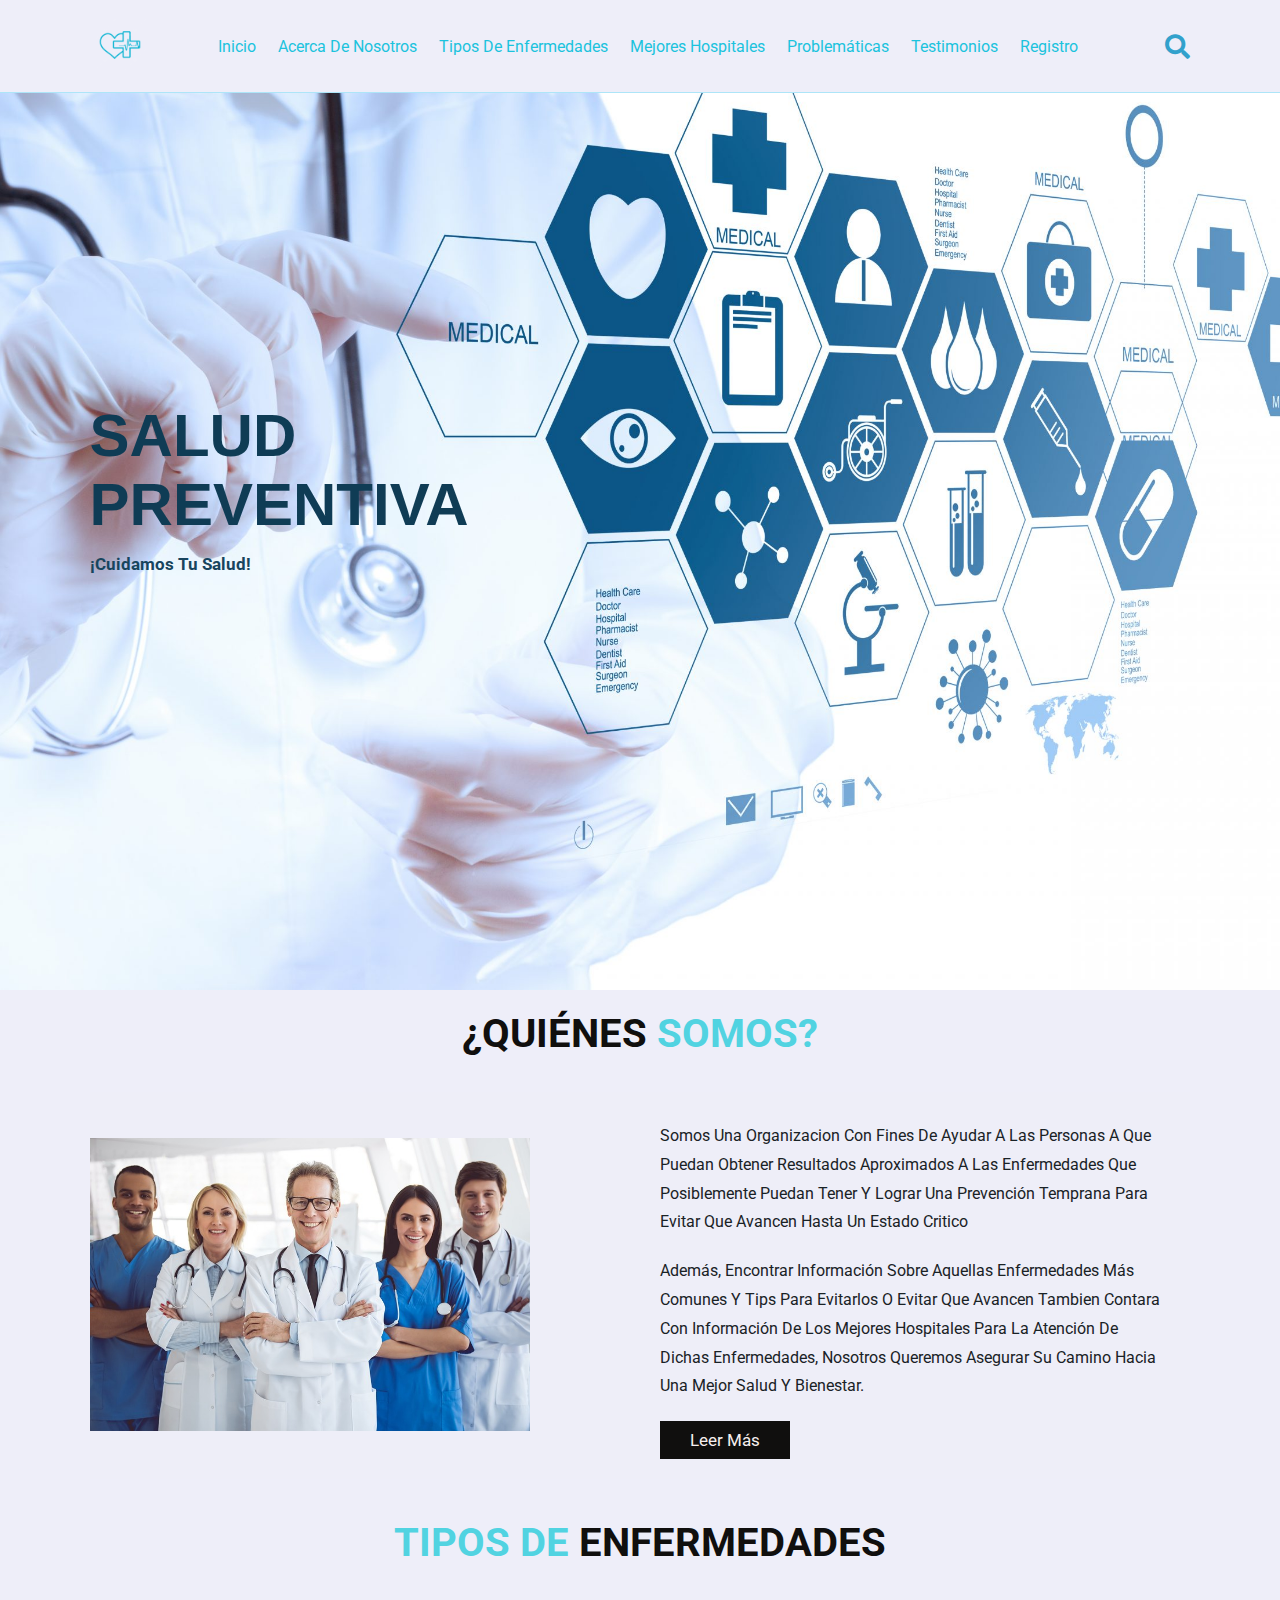
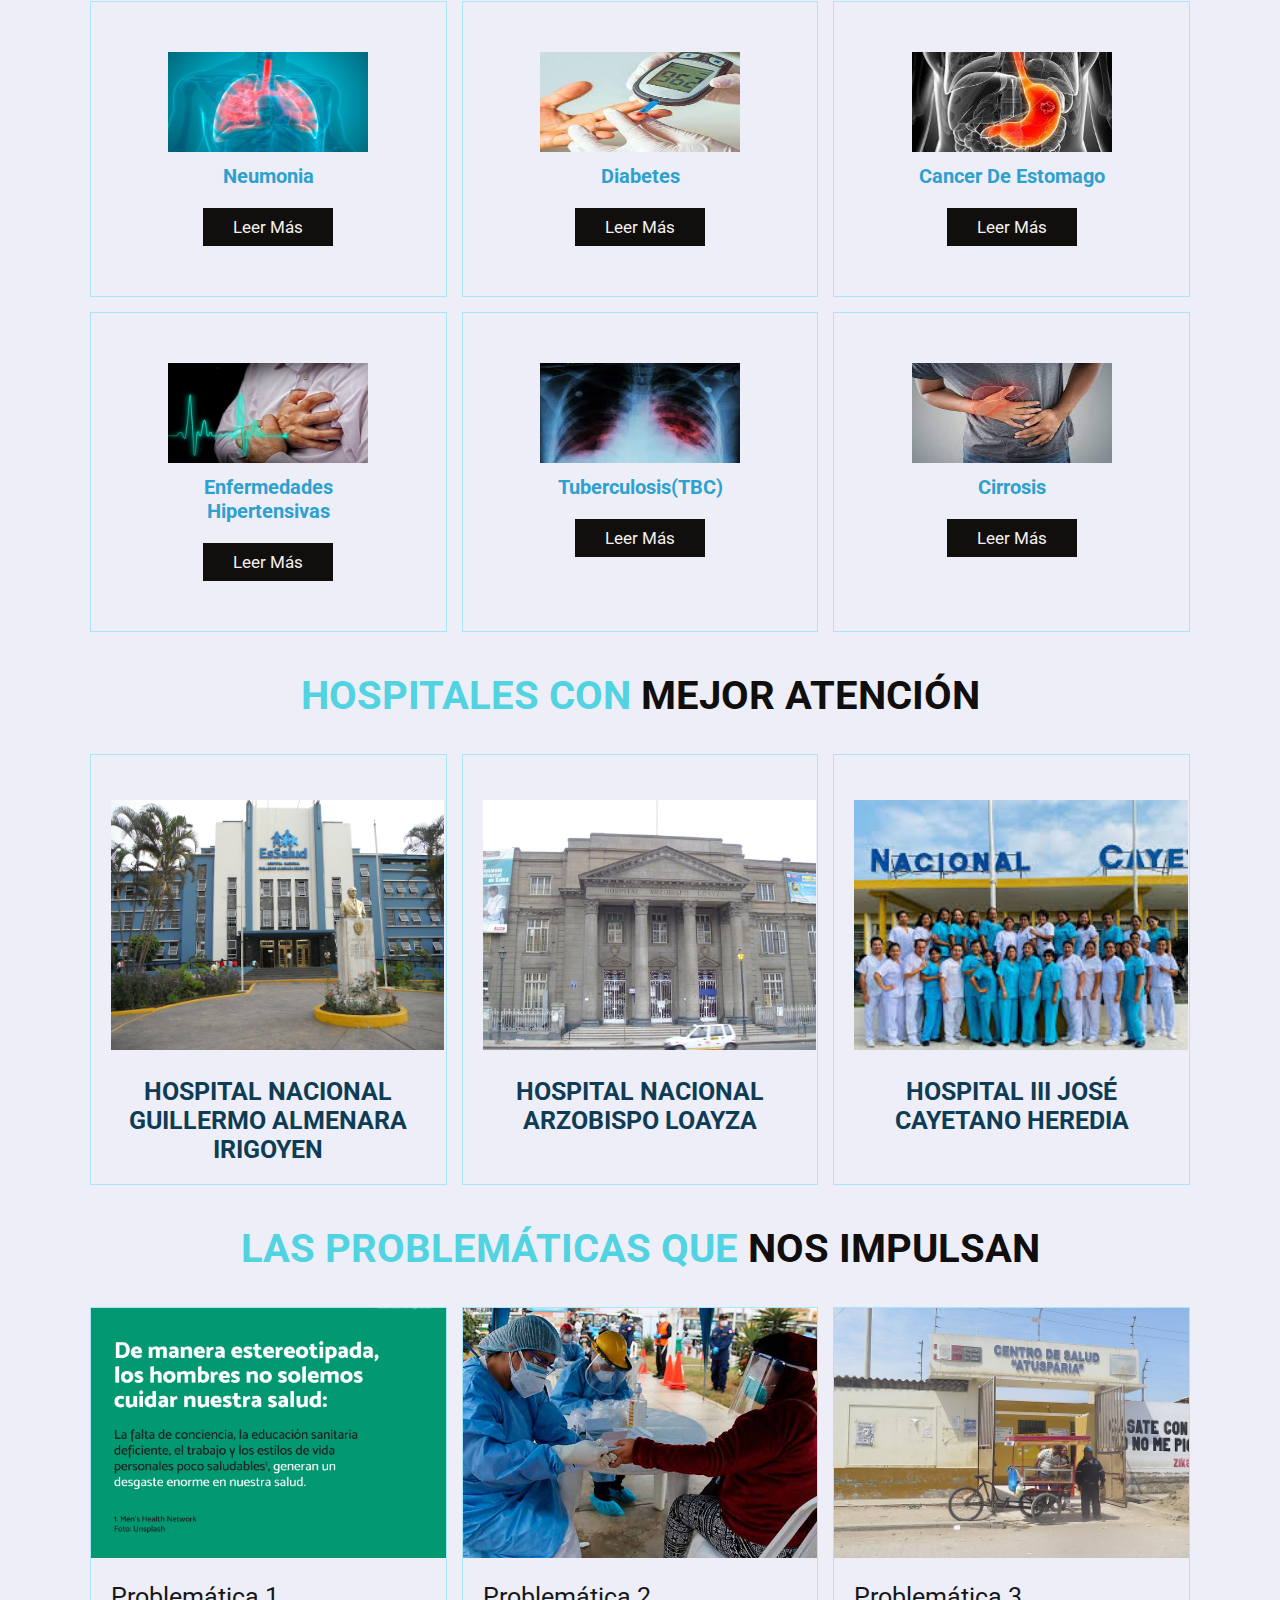
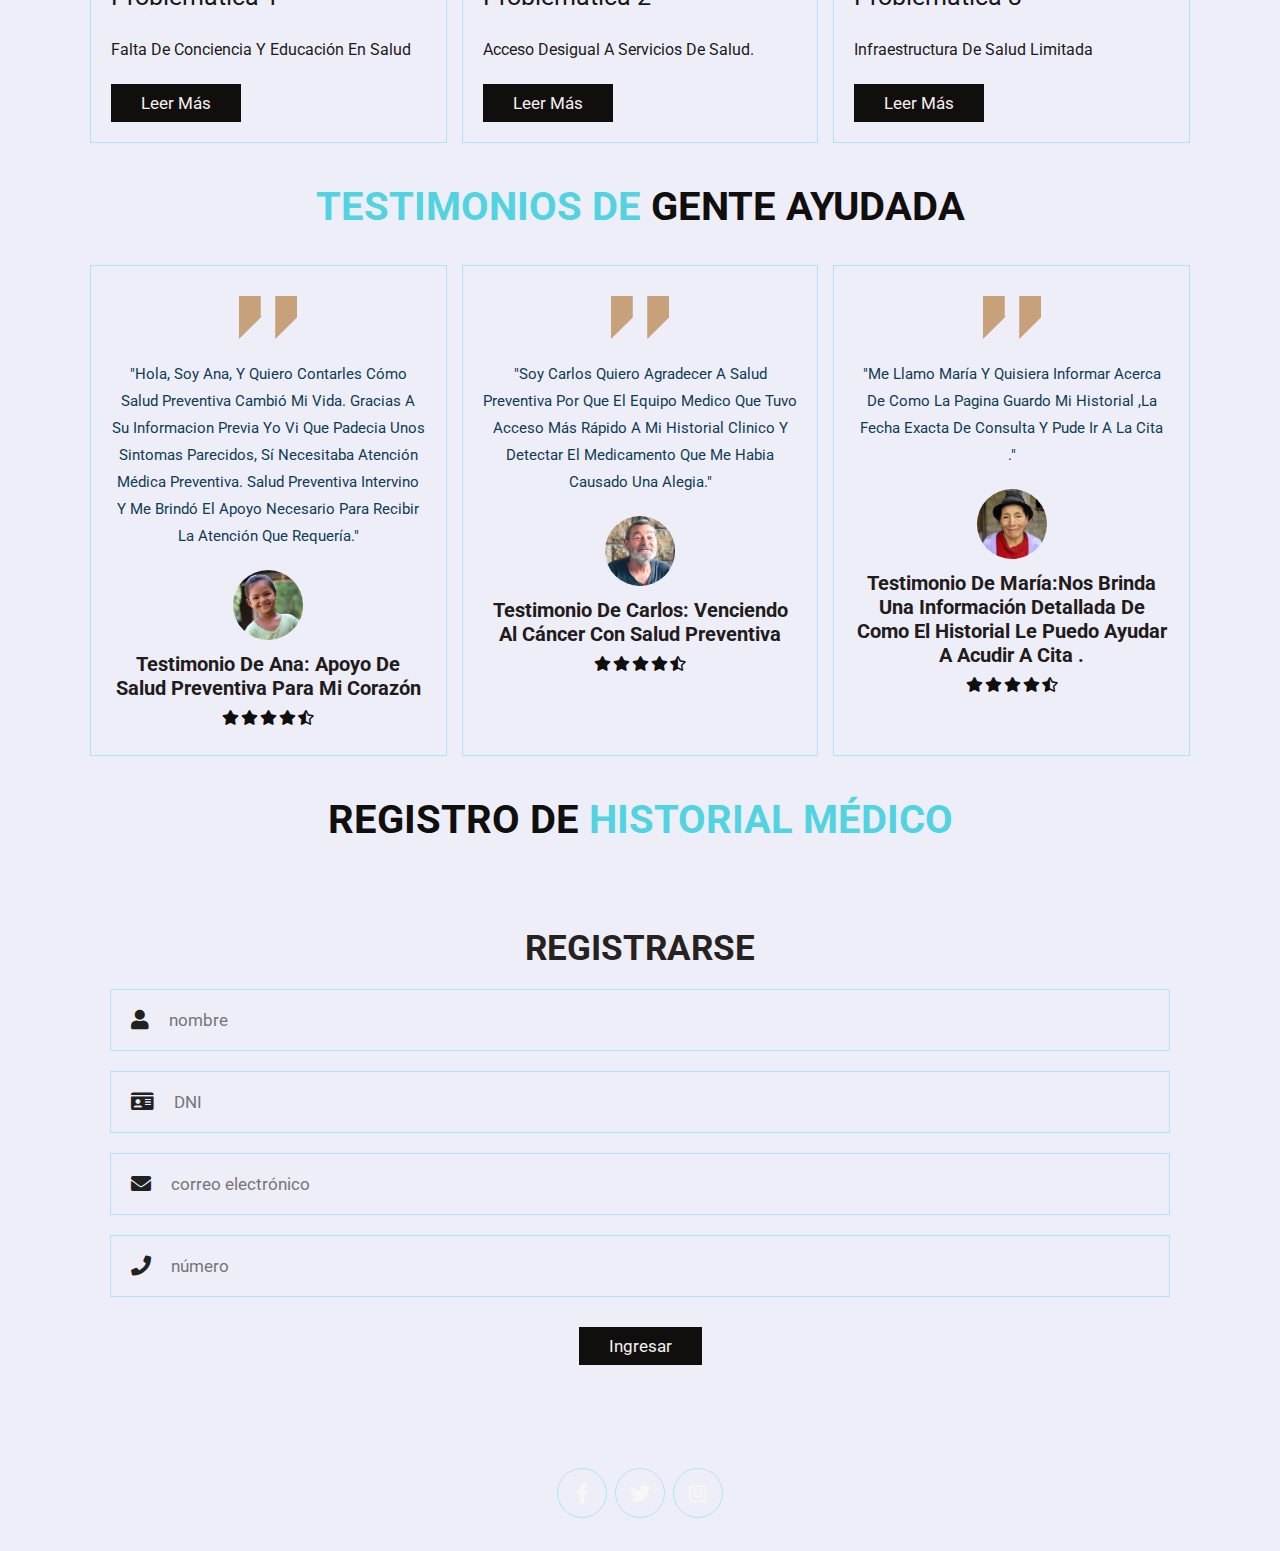
<file: index.html>
<!DOCTYPE html>
<html lang="es">

<head>
    <meta charset="UTF-8">
    <meta http-equiv="X-UA-Compatible" content="IE=edge">
    <meta name="viewport" content="width=device-width, initial-scale=1.0">
    <title>salud preventiva</title>
    <link rel="icon" href="img/logo (2).png">
    
    <link rel="stylesheet" href="https://cdnjs.cloudflare.com/ajax/libs/font-awesome/5.15.4/css/all.min.css">

    
    <link rel="stylesheet" href="css/style.css">

</head>

<body>

    

    <header class="header">

        <a href="#" class="logo">
            <img src="img/logo (2).png" alt="">
        </a>

        <nav class="navbar">
            <a href="#inicio">inicio</a>
            <a href="#acerca-de-nosotros">acerca de nosotros</a>
            <a href="#enfermedades">tipos de enfermedades</a>
            <a href="#hospitales">mejores hospitales</a>
            <a href="#problematicas">problemáticas</a>
            <a href="#testimonios">testimonios</a>
            <a href="#registro">registro</a>
           
        </nav>

        <div class="icons">
            <div class="fas fa-search" id="search-btn"></div>
            
            <div class="fas fa-bars" id="menu-btn"></div>
        </div>

        <div class="search-form">
            <input type="search" id="search-box" placeholder="search here...">
            <label for="search-box" class="fas fa-search"></label>
        </div>

        

    </header>

    
    
    <section class="inicio" id="inicio">

        <div class="content">
            <h3> salud preventiva</h3>
            <p>¡Cuidamos tu salud!</p>
        </div>

    </section>

    

    

    <section class="acerca-de-nosotros" id="acerca-de-nosotros">

        <h1 class="heading"> <span>¿Quiénes </span>somos?</h1>

        <div class="row">

            <div class="image">
                <img src="img/medicos .jpg" alt="">
            </div>

            <div class="content">
               
                <p>Somos una organizacion con fines de ayudar a las personas a que puedan obtener resultados aproximados a las enfermedades que posiblemente puedan tener y lograr una prevención temprana para evitar que avancen hasta un estado critico
                </p>
                <p>Además, encontrar información sobre aquellas enfermedades más comunes y tips para evitarlos o evitar que avancen tambien contara con información de los mejores hospitales para la atención de dichas enfermedades, nosotros queremos asegurar su camino hacia una mejor salud y bienestar.</p>
                <a href="funcion.html" class="btn">leer más</a>
            </div>

        </div>

    </section>

    

   

    <section class="enfermedades" id="enfermedades">

        <h1 class="heading">Tipos de<span> enfermedades</span> </h1>

        <div class="box-container">

            <div class="box">
                <img src="img/neumonia_enf.jpg" alt="" width="200" height="200">
                <h3>Neumonia</h3>

                <a href="neumonia.html" class="btn">leer más</a>
            </div>

            <div class="box">
                <img src="img/diabetes.jpeg" alt="" width="200" height="200">
                <h3>Diabetes</h3>
                
                <a href="diabetes.html" class="btn">leer más</a>
            </div>

            <div class="box">
                <img src="img/cancer de estomago.jpeg" alt=""width="200" height="200">
                <h3>Cancer de estomago</h3>

                <a href="cancer.html" class="btn">leer más </a>
            </div>

            <div class="box">
                <img src="img/hipertensivas.jpg" alt="" width="200" height="200">
                <h3>Enfermedades hipertensivas</h3>
                
                <a href="hipertension.html" class="btn">leer más</a>
            </div>

            <div class="box">
                <img src="img/tuberculosis.jpeg" alt=""width="200" height="200">
                <h3>Tuberculosis(TBC)</h3>
                
                <a href="tuberculosis.html" class="btn">leer más</a>
            </div>

            <div class="box">
                <img src="img/cirrosis.jpeg" alt=""width="200" height="200">
                <h3>Cirrosis</h3>
                
                <a href="cirrosis.html" class="btn">leer más</a>
            </div>

        </div>

    </section>

    

    <section class="hospitales" id="hospitales">

        <h1 class="heading"> Hospitales con <span>mejor atención</span> </h1>

        <div class="box-container">

            <div class="box">
                
                <div class="image">
                    <img src="img/essalud.jpg" alt="">
                </div>
                <div class="content">
                    <h3>HOSPITAL NACIONAL GUILLERMO ALMENARA IRIGOYEN</h3>
                    
                    
                </div>
            </div>

            <div class="box">
        
                <div class="image">
                    <img src="img/arzobispo.jpg" alt="67">
                </div>
                <div class="content">
                    <h3>HOSPITAL NACIONAL ARZOBISPO LOAYZA</h3>
                    
                   
                </div>
            </div>

            <div class="box">
                
                <div class="image">
                    <img src="img/cayetanoooo.jpeg" alt="">
                </div>
                <div class="content">
                    <h3>HOSPITAL III JOSÉ CAYETANO HEREDIA</h3>
                    
                    
                </div>
            </div>

        </div>

    </section>

    

    <section class="problematicas" id="problematicas">

        <h1 class="heading">Las problemáticas que <span> nos impulsan</span> </h1>

        <div class="box-container">

            <div class="box">
                <div class="image">
                    <img src="img/problematica1.jpg" alt="">
                </div>
                <div class="content">
                    <a href="#" class="title">Problemática 1</a>
                    <span></span>
                    <p>Falta de conciencia y educación en salud</p>
                    <a href="https://www.unicef.es/educa/ideas/educando-conciencia-salud-mental-escuela" class="btn">leer más</a>
                </div>
            </div>

            <div class="box">
                <div class="image">
                    <img src="img/problematica 2.jpg" alt="">
                </div>
                <div class="content">
                    <a href="#" class="title">Problemática 2</a>
                    <span></span>
                    <p>Acceso desigual a servicios de salud.</p>
                    <a href="https://www.cepal.org/es/eventos/seminario-internacional-desigualdades-acceso-la-salud-la-centralidad-la-atencion-primaria" class="btn">leer más</a>
                </div>
            </div>

            <div class="box">
                <div class="image">
                    <img src="img/problematica 3.jpg" alt="">
                </div>
                <div class="content">
                    <a href="#" class="title">Problemática 3</a>
                    <span></span>
                    <p>Infraestructura de salud limitada </p>
                    <a href="https://elcomercio.pe/economia/peru/[base64]/" class="btn">leer más</a>
                </div>
            </div>

        </div>

    </section>

    



<section class="testimonios" id="testimonios">

    <h1 class="heading"> testimonios de <span> gente ayudada</span> </h1>

    <div class="box-container">

        <div class="box">
            <img src="img/quote-img.png" alt="" class="quote">
            <p>"Hola, Soy Ana, Y Quiero Contarles Cómo salud preventiva Cambió Mi Vida. gracias a su informacion previa yo vi que padecia unos sintomas parecidos, Sí Necesitaba Atención Médica Preventiva. salud preventiva Intervino Y Me Brindó El Apoyo Necesario Para Recibir La Atención Que Requería."</p>
            <img src="img/testimonio1.jpg" class="user" alt="">
            <h3>Testimonio de Ana: apoyo de salud preventiva para Mi Corazón</h3>
            <div class="stars">
                <i class="fas fa-star"></i>
                <i class="fas fa-star"></i>
                <i class="fas fa-star"></i>
                <i class="fas fa-star"></i>
                <i class="fas fa-star-half-alt"></i>
            </div>
        </div>

        <div class="box">
            <img src="img/quote-img.png" alt="" class="quote">
            <p>"Soy Carlos quiero agradecer a Salud preventiva por que el equipo medico que tuvo acceso más rápido a mi historial clinico y detectar el medicamento que me habia causado una alegia."
            </p>
            <img src="img/testimonio2.jpg" class="user" alt="">
            <h3>Testimonio de Carlos: Venciendo al Cáncer con salud preventiva</h3>
            <div class="stars">
                <i class="fas fa-star"></i>
                <i class="fas fa-star"></i>
                <i class="fas fa-star"></i>
                <i class="fas fa-star"></i>
                <i class="fas fa-star-half-alt"></i>
            </div>
        </div>

        <div class="box">
            <img src="img/quote-img.png" alt="" class="quote">
            <p>"Me llamo maría y quisiera informar acerca de como la pagina guardo mi historial ,la fecha exacta de consulta y pude ir  a la cita ."</p>
            <img src="img/testimonio3.jpg" class="user" alt="">
            <h3>Testimonio de María:nos brinda una información detallada de como el historial le puedo ayudar a acudir  a cita .</h3>
            <div class="stars">
                <i class="fas fa-star"></i>
                <i class="fas fa-star"></i>
                <i class="fas fa-star"></i>
                <i class="fas fa-star"></i>
                <i class="fas fa-star-half-alt"></i>
            </div>
        </div>

    </div>

</section>


        
        
        <section class="registro " id="registro">
        
            <h1 class="heading"> <span>registro de </span> historial médico </h1>
    
            <div class="row">
    
                <form action="" >
                    <h3>registrarse</h3>
                    <div class="inputBox">
                        <span class="fas fa-user"></span>
                        <input type="text" placeholder="nombre">
                    </div>
                    <div class="inputBox">
                        <span class="fas fa-id-card"></span>
                        <input type="text" placeholder="DNI">
                    </div>
                    <div class="inputBox">
                        <span class="fas fa-envelope"></span>
                        <input type="email" placeholder="correo electrónico">
                    </div>
                    <div class="inputBox">
                        <span class="fas fa-phone"></span>
                        <input type="number" placeholder="número">
                    </div>
                    <input type="submit" value="ingresar" class="btn">
                </form>
    
            </div>
    
        </section>
    
       

    <section class="footer">

        <div class="share">
            <a href="https://www.facebook.com/SALUSPREVENTIVASAC/?locale=es_LA" class="fab fa-facebook-f"></a>
            <a href="https://twitter.com/SMPySP_HRC" class="fab fa-twitter"></a>
            <a href="https://www.instagram.com/cm_preventiva/?hl=es-la" class="fab fa-instagram"></a>
        </div>

    </section>

   

 
    <script src="js/script.js"></script>

</body>

</html>
</file>
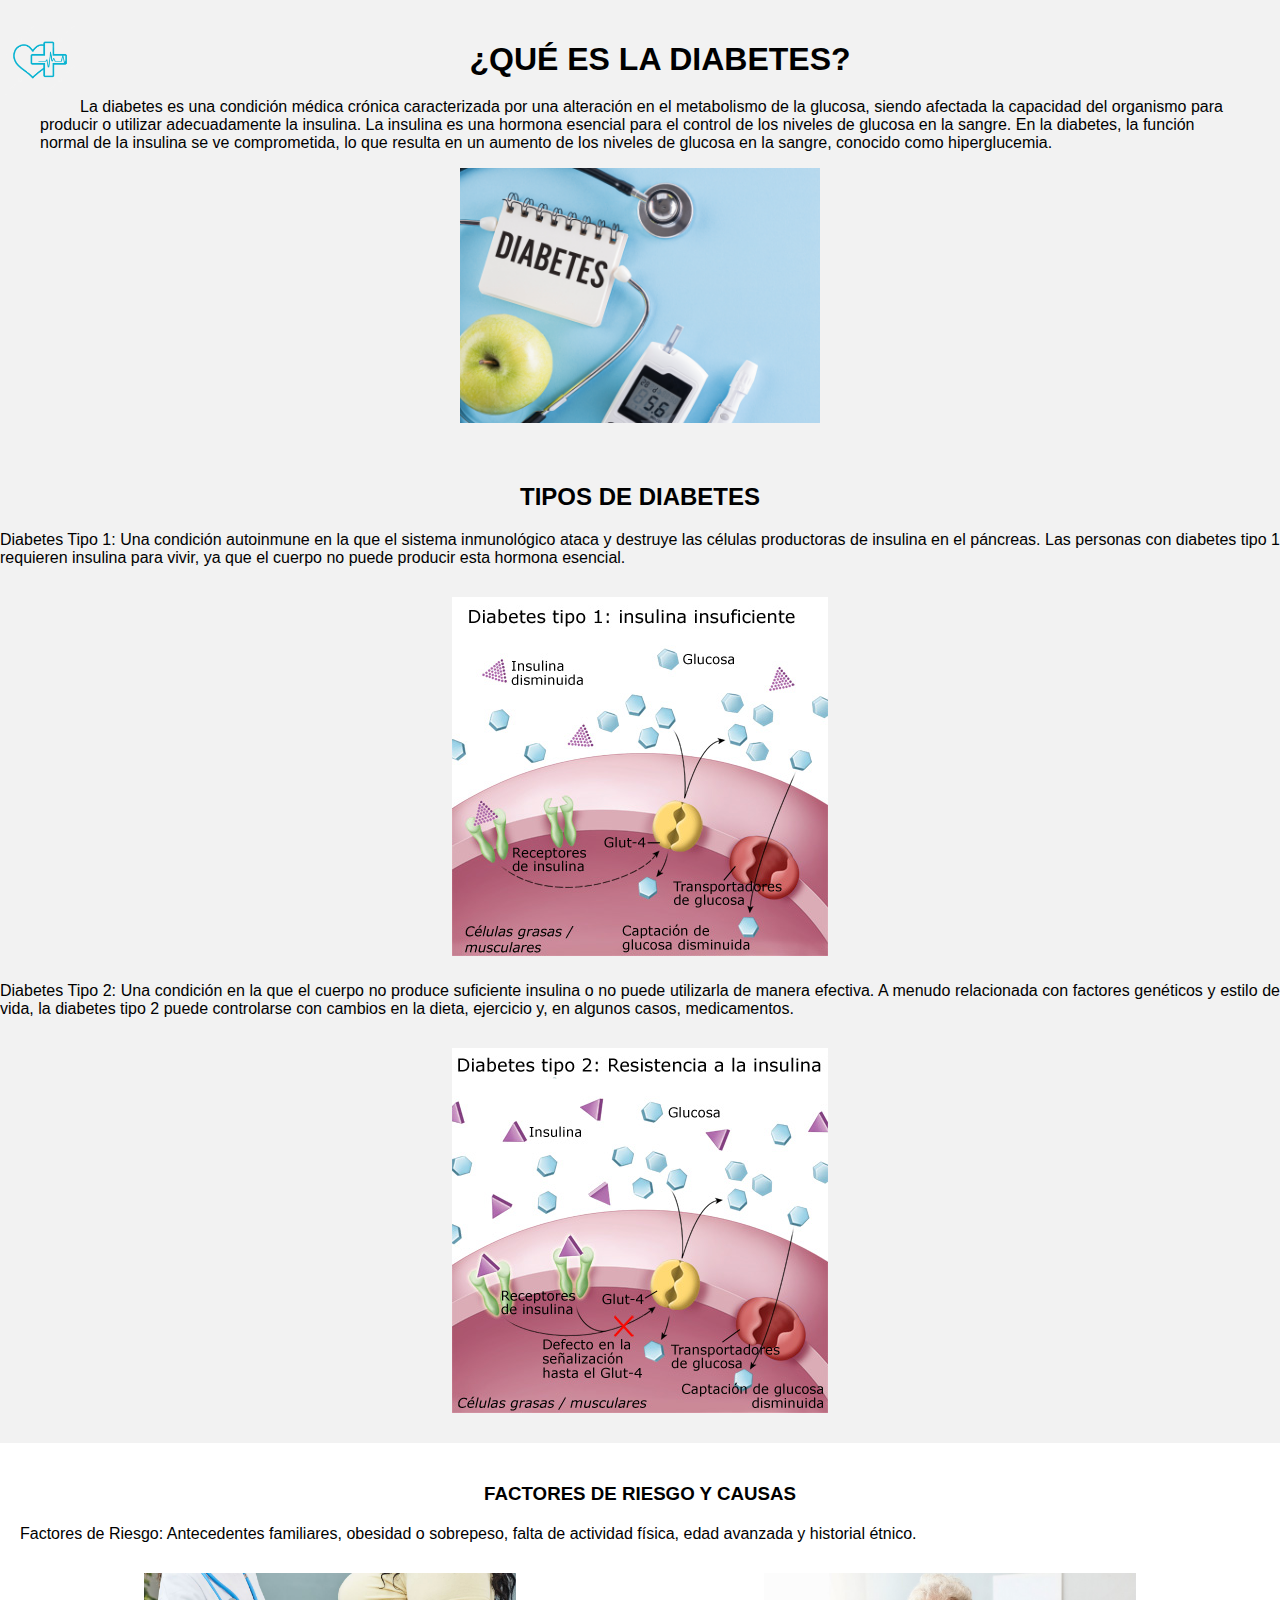
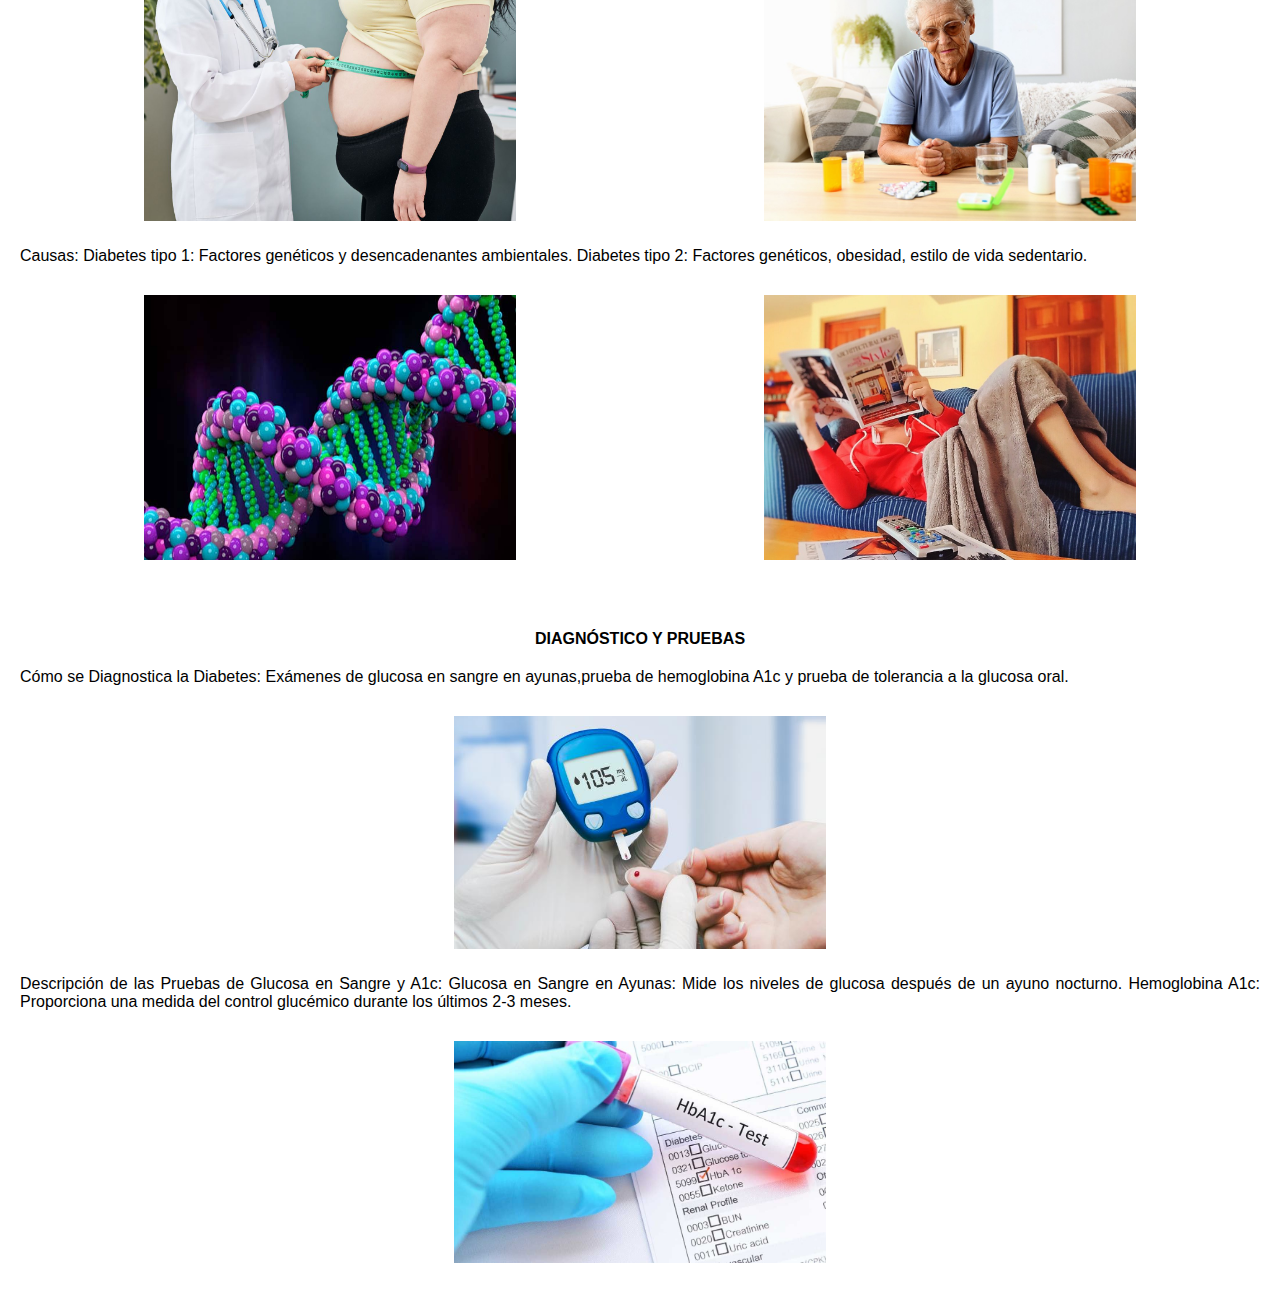
<file: diabetes.html>
<!DOCTYPE html>
<html lang="es">

<head>
    <meta charset="UTF-8">
    <meta name="viewport" content="width=device-width, initial-scale=1.0">
    <link rel="stylesheet" href="estilos.css">
    <link rel="shortcut icon" href="images/logo (2).png">
    
    <title>¿Qué es la diabetes?</title>
</head>

<body>
    <header class="header">
        <a href="#" class="logo"><img src="img/logo (2).png" alt=""></a>
        <div class="header-content container">
            <div class="header-txt">
                <h1>¿QUÉ ES LA DIABETES?</h1>
                <p>
                    La diabetes es una condición médica crónica caracterizada por una alteración en el metabolismo de la glucosa, siendo afectada la capacidad del organismo para producir o utilizar adecuadamente la insulina. La insulina es una hormona esencial para el control de los niveles de glucosa en la sangre. En la diabetes, la función normal de la insulina se ve comprometida, lo que resulta en un aumento de los niveles de glucosa en la sangre, conocido como hiperglucemia.
                </p>
            </div>
            <div class="header-img">
                <img src="img/diabetesprincipal.png" alt="funcion">
            </div>
        </div>
    </header>

    <section class="recursos-container">
        <div class="recursos-txt">
            <h2>TIPOS DE DIABETES</h2>
            <p>
                Diabetes Tipo 1:
                Una condición autoinmune en la que el sistema inmunológico ataca y destruye las células productoras de insulina en el páncreas.
                Las personas con diabetes tipo 1 requieren insulina para vivir, ya que el cuerpo no puede producir esta hormona esencial.
            </p>
        </div>
        <div class="recursos-img">
            <img src="img/tipo1.jpg" alt="recursos">
        </div>
        <p>
            Diabetes Tipo 2:
            Una condición en la que el cuerpo no produce suficiente insulina o no puede utilizarla de manera efectiva.
            A menudo relacionada con factores genéticos y estilo de vida, la diabetes tipo 2 puede controlarse con cambios en la dieta, ejercicio y, en algunos casos, medicamentos.
        </p>
    </div>
    <div class="recursos-img">
        <img src="img/tipo2.jpg" alt="recursos">
    </div>
    </section>

    <section class="mision-container">
        <div class="mision-txt">
            <h3>FACTORES DE RIESGO Y CAUSAS</h3>
            <p>
                Factores de Riesgo: Antecedentes familiares, obesidad o sobrepeso, falta de actividad física, edad avanzada y historial étnico.
            </p>
        </div>
        <div class="mision-img">
            <img src="img/obesidad.jpg" alt="mision1">
            <img src="img/anciana.jpg" alt="mision2">
        </div>
        <p>
            Causas: 
            Diabetes tipo 1: Factores genéticos y desencadenantes ambientales.
            Diabetes tipo 2: Factores genéticos, obesidad, estilo de vida sedentario.
        </p>
        <div class="mision-img">
            <img src="img/genetica.jpg" alt="mision1">
            <img src="img/sedentario.jpg" alt="mision2">
        </div>
    </section>

    <section class="compromiso-container">
        <div class="compromiso-txt">
            <h4>DIAGNÓSTICO Y PRUEBAS</h4>
            <p>
                Cómo se Diagnostica la Diabetes: Exámenes de glucosa en sangre en ayunas,prueba de hemoglobina A1c y prueba de tolerancia a la glucosa oral.
            </p>
        </div>
        <div class="compromiso-img">
            <img src="img/ayuna.jpg" alt="compromiso">
        </div>
        <p>
            Descripción de las Pruebas de Glucosa en Sangre y A1c:
            Glucosa en Sangre en Ayunas: Mide los niveles de glucosa después de un ayuno nocturno.
            Hemoglobina A1c: Proporciona una medida del control glucémico durante los últimos 2-3 meses.
        </p>
        <div class="compromiso-img">
            <img src="img/hemoglobina.jpeg" alt="compromiso">
        </div>
    </section>

</body>

</html>
</file>
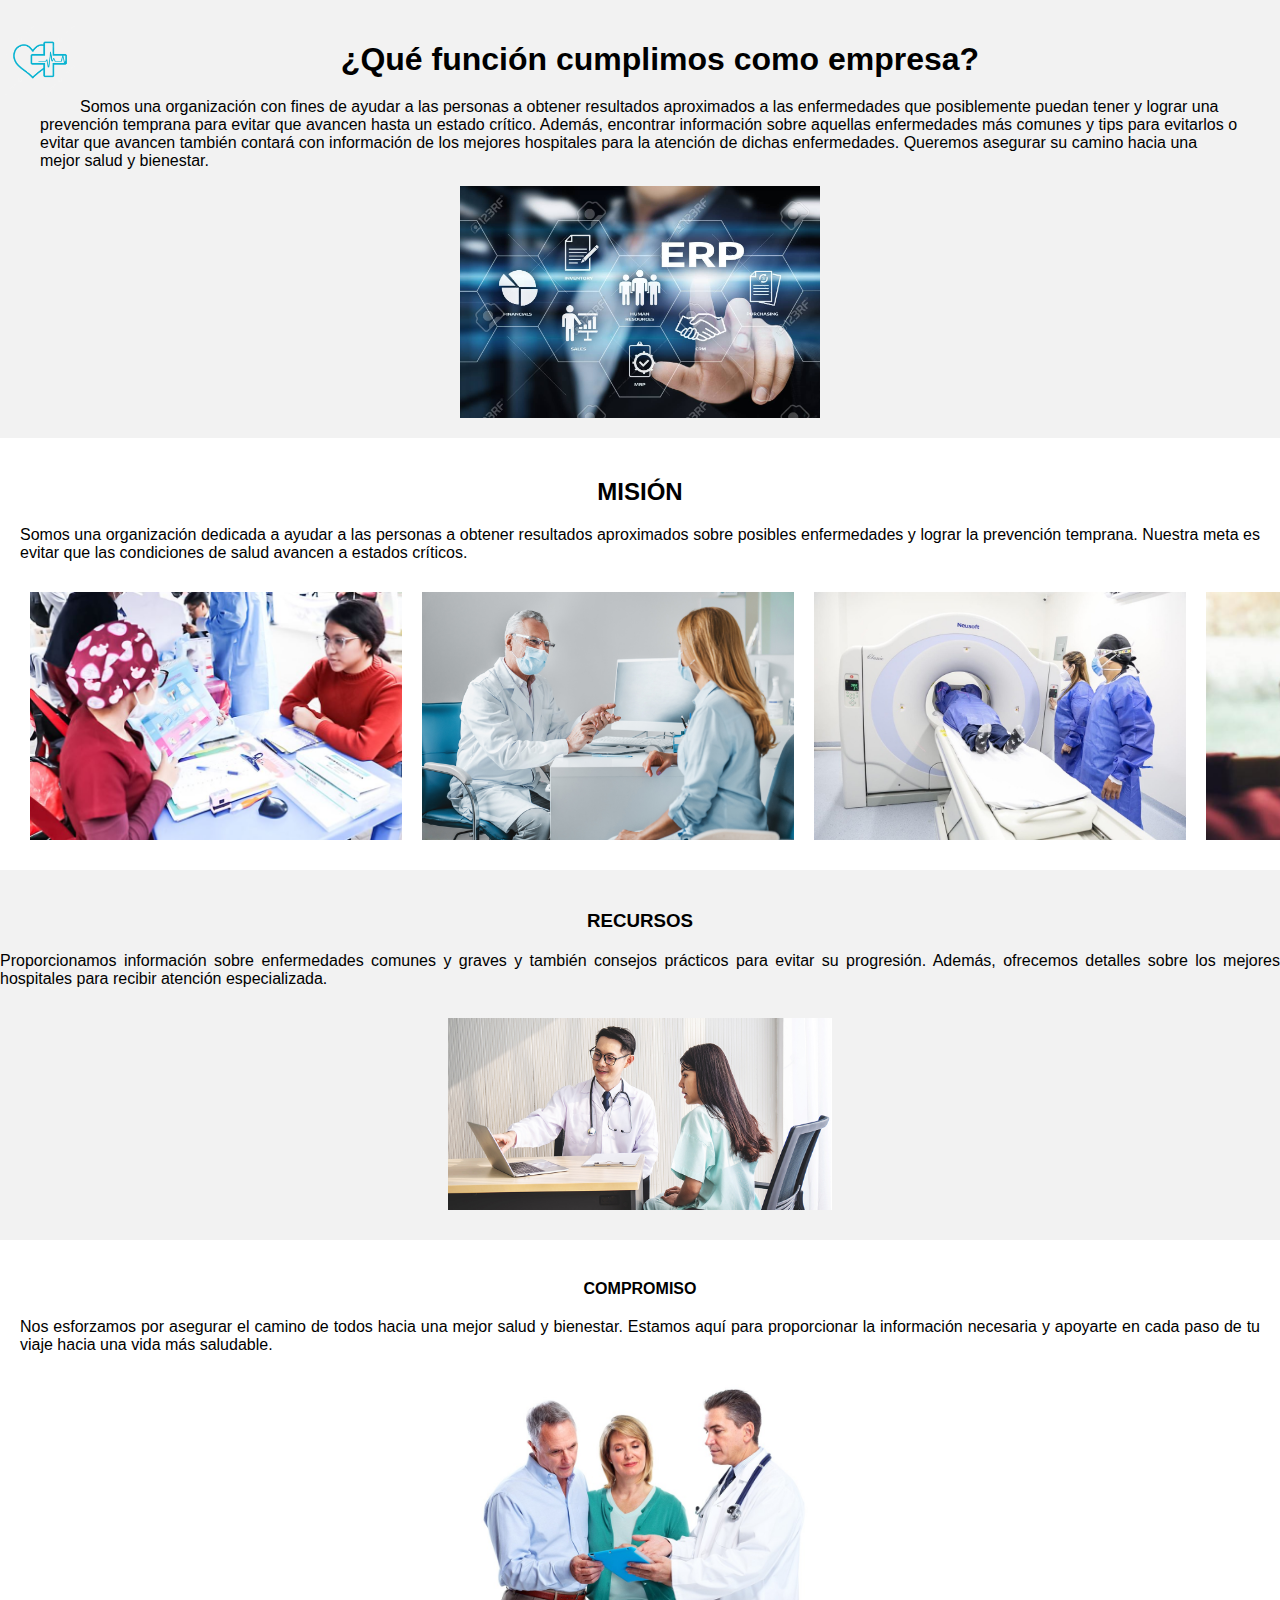
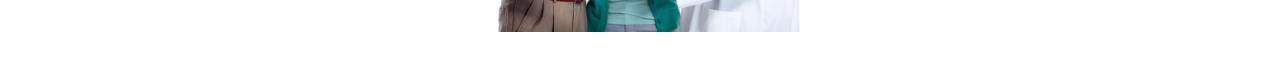
<file: funcion.html>
<!DOCTYPE html>
<html lang="es">

<head>
    <meta charset="UTF-8">
    <meta name="viewport" content="width=device-width, initial-scale=1.0">
    <link rel="stylesheet" href="estilos.css">
    <link rel="shortcut icon" href="img/logo (2).png">
    
    <title>¿Qué función cumplimos como empresa?</title>
</head>

<body>
    <header class="header">
        <a href="#" class="logo"><img src="img/logo (2).png" alt=""></a>
        <div class="header-content container">
            <div class="header-txt">
                <h1>¿Qué función cumplimos como empresa?</h1>
                <p>
                    Somos una organización con fines de ayudar a las personas a obtener resultados aproximados a
                    las enfermedades que posiblemente puedan tener y lograr una prevención temprana para evitar
                    que avancen hasta un estado crítico. Además, encontrar información sobre aquellas enfermedades
                    más comunes y tips para evitarlos o evitar que avancen también contará con información de los
                    mejores hospitales para la atención de dichas enfermedades. Queremos asegurar su camino hacia una
                    mejor salud y bienestar.
                </p>
            </div>
            <div class="header-img">
                <img src="img/funcion.jpg" alt="funcion">
            </div>
        </div>
    </header>

    <section class="mision-container">
        <div class="mision-txt">
            <h2>MISIÓN</h2>
            <p>
                Somos una organización dedicada a ayudar a las personas a obtener resultados aproximados sobre
                posibles enfermedades y lograr la prevención temprana. Nuestra meta es evitar que las condiciones
                de salud avancen a estados críticos.
            </p>
        </div>
        <div class="mision-img">
            <img src="img/mision1.jpg" alt="mision1">
            <img src="img/mision2.jpg" alt="mision2">
            <img src="img/mision3.jpeg" alt="mision3">
            <img src="img/mision4.jpg" alt="mision4">
        </div>
    </section>

    <section class="recursos-container">
        <div class="recursos-txt">
            <h3>RECURSOS</h3>
            <p>
                Proporcionamos información sobre enfermedades comunes y graves y también consejos prácticos para
                evitar su progresión. Además, ofrecemos detalles sobre los mejores hospitales para recibir atención
                especializada.
            </p>
        </div>
        <div class="recursos-img">
            <img src="img/Salud-Record-Médico-Electronico.jpg" alt="recursos">
        </div>
    </section>

    <section class="compromiso-container">
        <div class="compromiso-txt">
            <h4>COMPROMISO</h4>
            <p>
                Nos esforzamos por asegurar el camino de todos hacia una mejor salud y bienestar. Estamos aquí para
                proporcionar la información necesaria y apoyarte en cada paso de tu viaje hacia una vida más saludable.
            </p>
        </div>
        <div class="compromiso-img">
            <img src="img/compromiso.jpg" alt="compromiso">
        </div>
    </section>

</body>

</html>
</file>
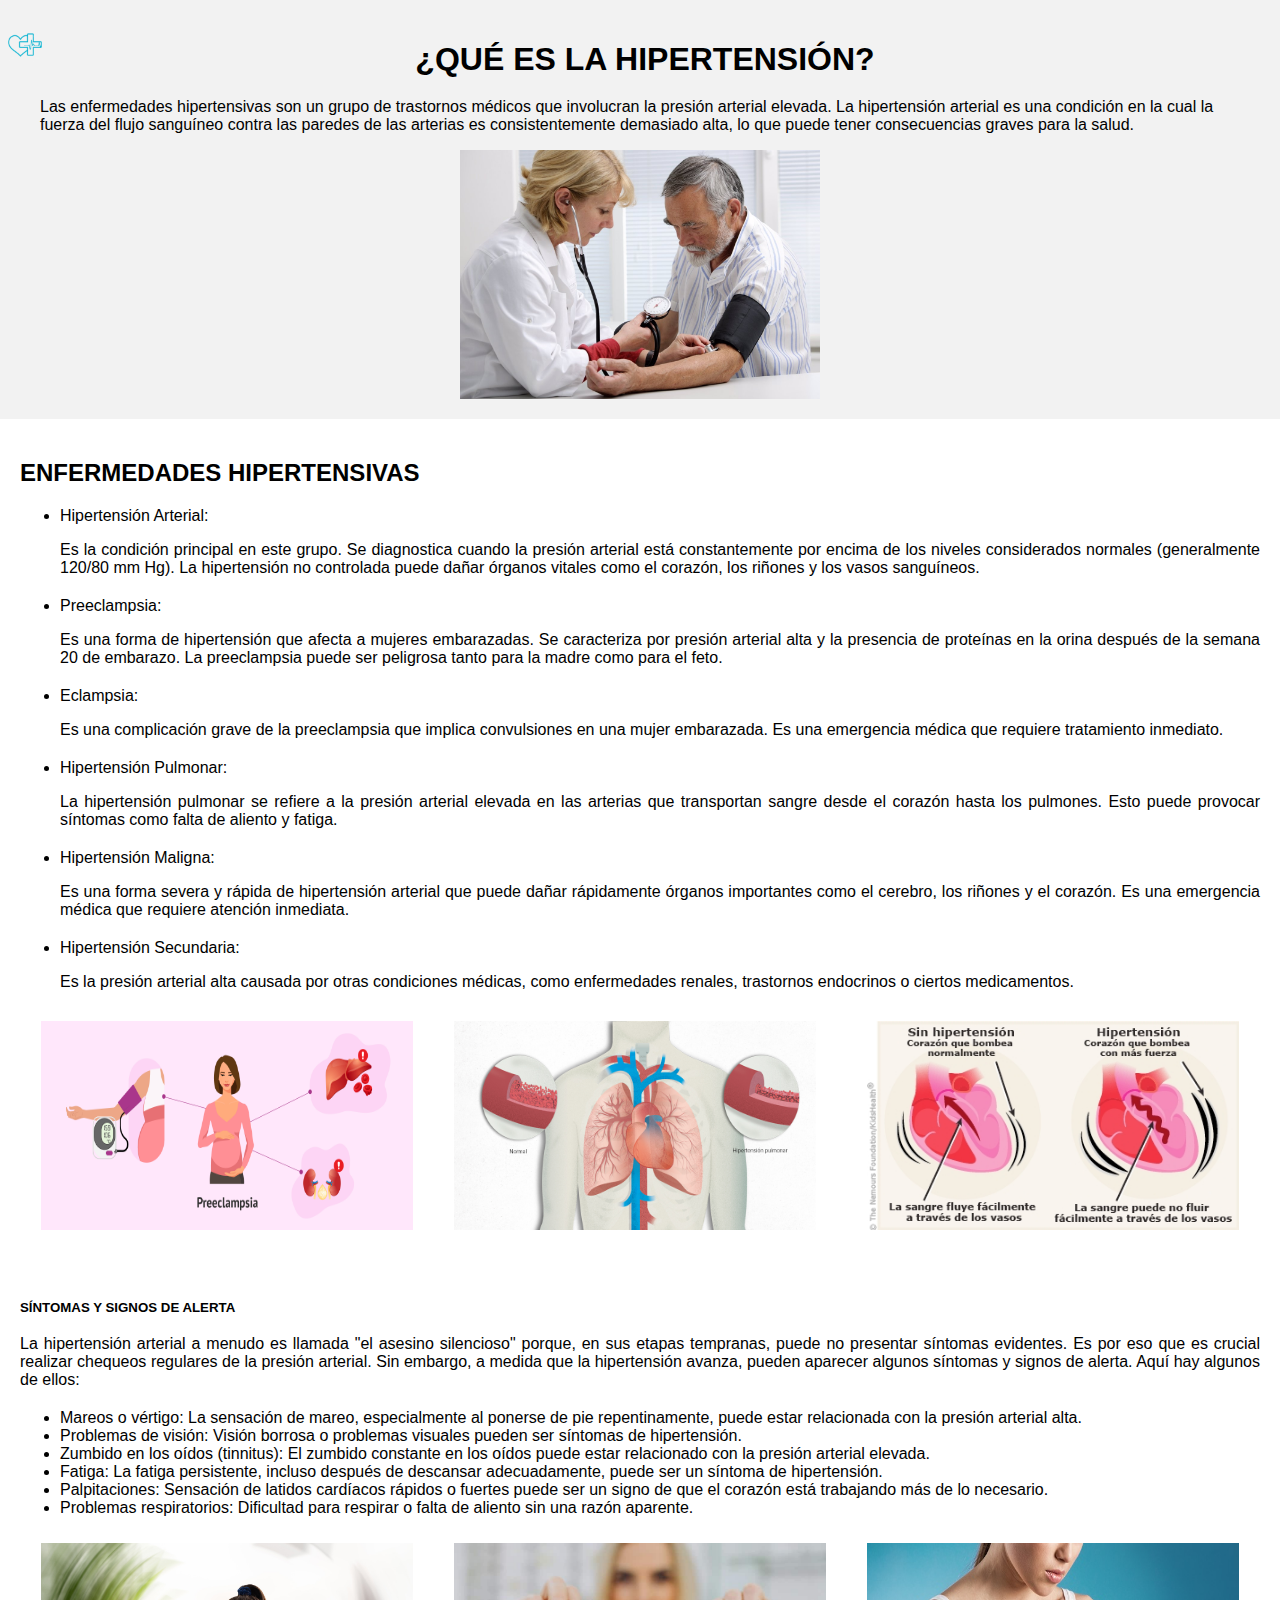
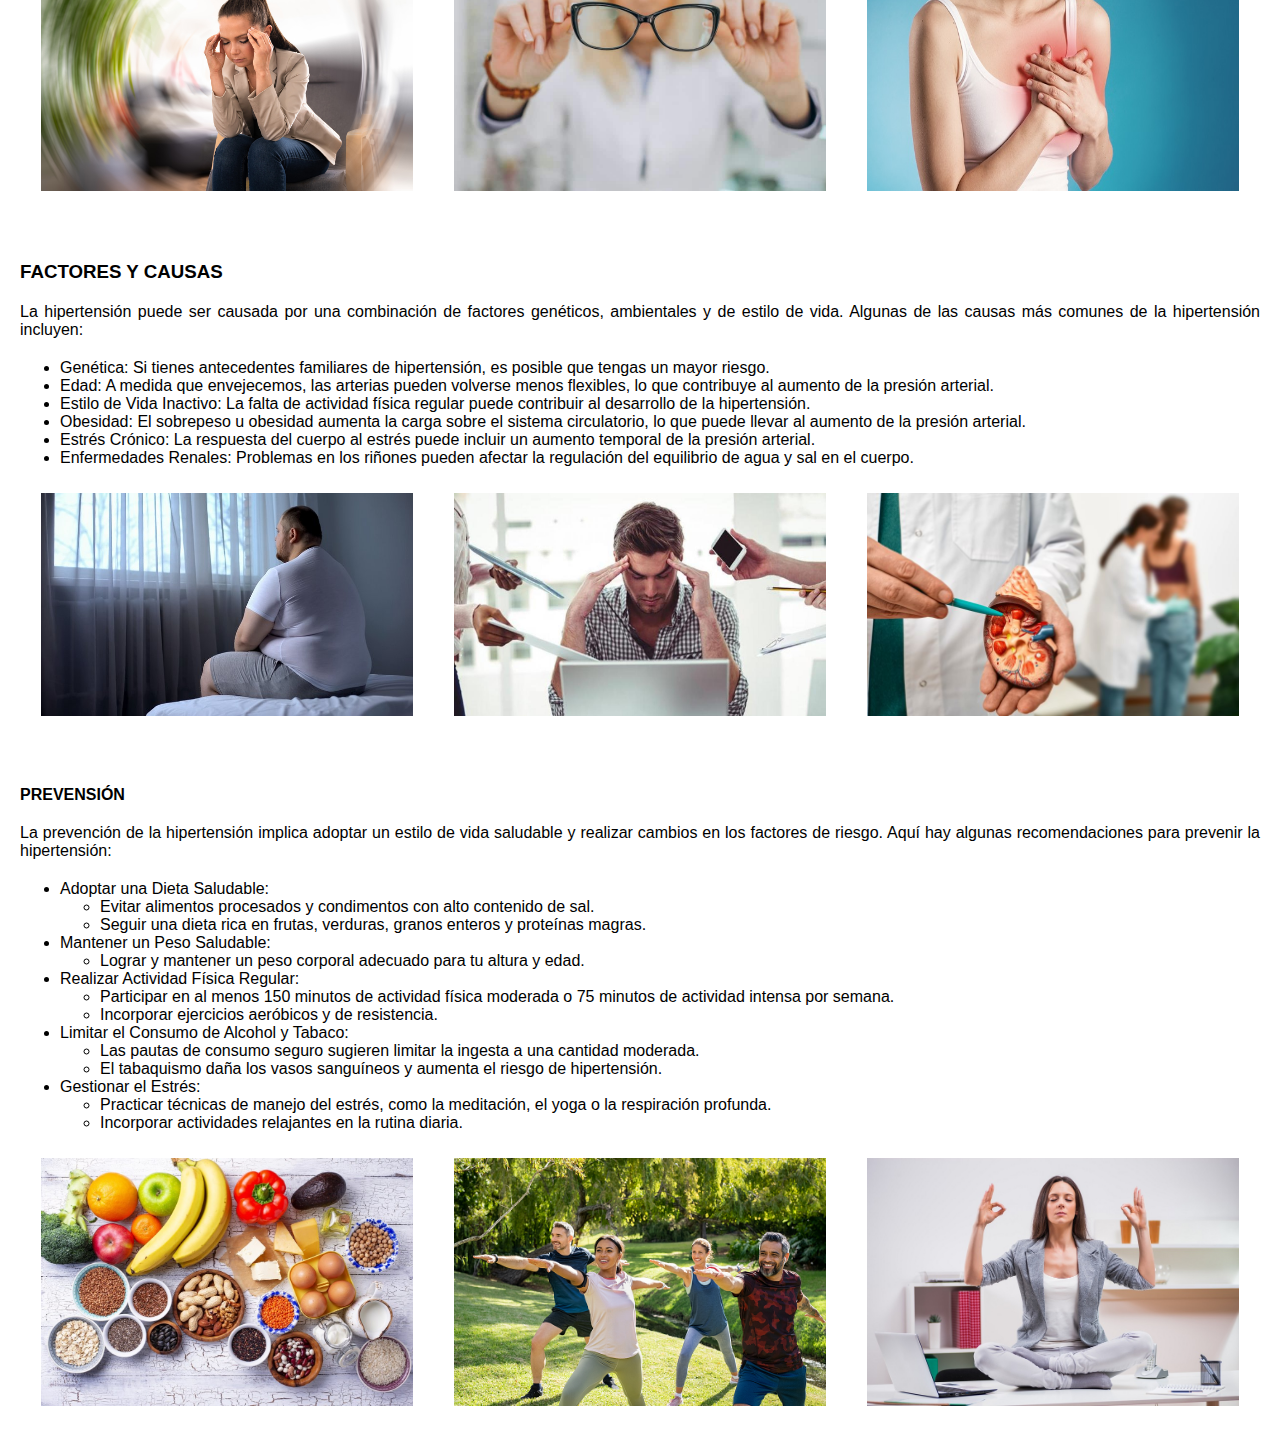
<file: hipertension.html>
<!DOCTYPE html>
<html lang="es">

<head>
    <meta charset="UTF-8">
    <meta name="viewport" content="width=device-width, initial-scale=1.0">
    <link rel="stylesheet" href="esti.css">
    <link rel="shortcut icon" href="img/logo (2).png">
    
    <title>Enfermedades Hipertensivas</title>
</head>

<body>
    <header class="header">
        <a href="#" class="logo"><img src="img/logo (2).png" alt=""></a>
        <div class="header-content container">
            <div class="header-txt">
                <h1>¿QUÉ ES LA HIPERTENSIÓN?</h1>
                <p>
                    Las enfermedades hipertensivas son un grupo de trastornos médicos que involucran la presión arterial elevada.
                    La hipertensión arterial es una condición en la cual la fuerza del flujo sanguíneo contra las paredes de las arterias
                    es consistentemente demasiado alta, lo que puede tener consecuencias graves para la salud. 
                </p>
            </div>
            <div class="header-img">
                <img src="img/hiperprincipal.jpg" alt="funcion">
            </div>
        </div>
    </header>

    <section class="recursos-container">
        <div class="recursos-txt">
            <h2>ENFERMEDADES HIPERTENSIVAS</h2>
            <ul>
                <li>Hipertensión Arterial:
                    <p>
                        Es la condición principal en este grupo.
                        Se diagnostica cuando la presión arterial está constantemente por encima de los niveles considerados normales (generalmente 120/80 mm Hg).
                        La hipertensión no controlada puede dañar órganos vitales como el corazón, los riñones y los vasos sanguíneos.
                    </p>
                </li>
            </ul>
        <ul>
            <li>Preeclampsia:
                <p>
                    Es una forma de hipertensión que afecta a mujeres embarazadas.
                    Se caracteriza por presión arterial alta y la presencia de proteínas en la orina después de la semana 20 de embarazo.
                    La preeclampsia puede ser peligrosa tanto para la madre como para el feto.
                </p>
            </li>
        </ul>
        <ul>
            <li>Eclampsia:
                <p>
                    Es una complicación grave de la preeclampsia que implica convulsiones en una mujer embarazada.
                    Es una emergencia médica que requiere tratamiento inmediato.
                </p>
            </li>
        </ul>
        <ul>
            <li>Hipertensión Pulmonar:
                <p>
                    La hipertensión pulmonar se refiere a la presión arterial elevada en las arterias que transportan sangre desde el corazón hasta los pulmones.
                    Esto puede provocar síntomas como falta de aliento y fatiga.
                </p>
            </li>
        </ul>
        <ul>
            <li>Hipertensión Maligna:
                <p>
                    Es una forma severa y rápida de hipertensión arterial que puede dañar rápidamente órganos importantes como el cerebro, los riñones y el corazón.
                    Es una emergencia médica que requiere atención inmediata.
                </p>
            </li>
        </ul>
        <ul>
            <li>Hipertensión Secundaria:
                <p>
                    Es la presión arterial alta causada por otras condiciones médicas, como enfermedades renales, trastornos endocrinos o ciertos medicamentos.
                </p>
            </li>
        </ul>
        <div class="recursos-img">
            <img src="img/tip11.png" alt="recursos">
            <img src="img/tip2.jpg" alt="recursos">
            <img src="img/tip3.jpg" alt="recursos">
        </div>
    </section>

    <section class="sintomas-container">
        <div class="sintomas-txt">
            <h5>SÍNTOMAS Y SIGNOS DE ALERTA</h5>
            <p>
                La hipertensión arterial a menudo es llamada "el asesino silencioso" porque, en sus etapas tempranas, puede no presentar síntomas evidentes.
                Es por eso que es crucial realizar chequeos regulares de la presión arterial. Sin embargo, a medida que la hipertensión avanza, pueden aparecer algunos síntomas y signos de alerta. Aquí hay algunos de ellos:
            </p>
            <ul>
                <li>Mareos o vértigo: La sensación de mareo, especialmente al ponerse de pie repentinamente, puede estar relacionada con la presión arterial alta.</li>
                <li>Problemas de visión: Visión borrosa o problemas visuales pueden ser síntomas de hipertensión.</li>
                <li>Zumbido en los oídos (tinnitus): El zumbido constante en los oídos puede estar relacionado con la presión arterial elevada.</li>
                <li>Fatiga: La fatiga persistente, incluso después de descansar adecuadamente, puede ser un síntoma de hipertensión.</li>
                <li>Palpitaciones: Sensación de latidos cardíacos rápidos o fuertes puede ser un signo de que el corazón está trabajando más de lo necesario.</li>
                <li>Problemas respiratorios: Dificultad para respirar o falta de aliento sin una razón aparente.</li>
            </ul>
        </div>
        <div class="sintomas-img">
            <img src="img/mareo.jpg" alt="sintomas">
            <img src="img/vision.jpg" alt="sintomas">
            <img src="img/palpita.jpg" alt="sintomas">
        </div>
    </section>

    <section class="mision-container">
        <div class="mision-txt">
            <h3>FACTORES Y CAUSAS</h3>
            <p>
                La hipertensión puede ser causada por una combinación de factores genéticos, ambientales y de estilo de vida.
                Algunas de las causas más comunes de la hipertensión incluyen:
            </p>
            <ul>
                <li>Genética: Si tienes antecedentes familiares de hipertensión, es posible que tengas un mayor riesgo.</li>
                <li>Edad: A medida que envejecemos, las arterias pueden volverse menos flexibles, lo que contribuye al aumento de la presión arterial.</li>
                <li>Estilo de Vida Inactivo: La falta de actividad física regular puede contribuir al desarrollo de la hipertensión.</li>
                <li>Obesidad: El sobrepeso u obesidad aumenta la carga sobre el sistema circulatorio, lo que puede llevar al aumento de la presión arterial.</li>
                <li>Estrés Crónico: La respuesta del cuerpo al estrés puede incluir un aumento temporal de la presión arterial.</li>
                <li>Enfermedades Renales: Problemas en los riñones pueden afectar la regulación del equilibrio de agua y sal en el cuerpo.</li>
            </ul>
        </div>
        <div class="mision-img">
            <img src="img/obeso.jpg" alt="mision1">
            <img src="img/estres.jpeg" alt="mision2">
            <img src="img/renal.jpg" alt="mision3">
        </div>
    </section>

    <section class="compromiso-container">
        <div class="compromiso-txt">
            <h4>PREVENSIÓN</h4>
            <p>
                La prevención de la hipertensión implica adoptar un estilo de vida saludable y realizar cambios en los factores de riesgo.
                Aquí hay algunas recomendaciones para prevenir la hipertensión:
            </p>
            <ul>
                <li>Adoptar una Dieta Saludable:
                    <ul>
                        <li>Evitar alimentos procesados y condimentos con alto contenido de sal.</li>
                        <li>Seguir una dieta rica en frutas, verduras, granos enteros y proteínas magras.</li>
                    </ul>
                </li>
                <li>Mantener un Peso Saludable:
                    <ul>
                        <li>Lograr y mantener un peso corporal adecuado para tu altura y edad.</li>
                    </ul>
                </li>
                <li>Realizar Actividad Física Regular:
                    <ul>
                        <li>Participar en al menos 150 minutos de actividad física moderada o 75 minutos de actividad intensa por semana.</li>
                        <li>Incorporar ejercicios aeróbicos y de resistencia.</li>
                    </ul>
                </li>
                <li>Limitar el Consumo de Alcohol y Tabaco:
                    <ul>
                        <li>Las pautas de consumo seguro sugieren limitar la ingesta a una cantidad moderada.</li>
                        <li>El tabaquismo daña los vasos sanguíneos y aumenta el riesgo de hipertensión.</li>
                    </ul>
                </li>
                <li>Gestionar el Estrés:
                    <ul>
                        <li>Practicar técnicas de manejo del estrés, como la meditación, el yoga o la respiración profunda.</li>
                        <li>Incorporar actividades relajantes en la rutina diaria.</li>
                    </ul>
                </li>
            </ul>
        </div>
        <div class="compromiso-img">
            <img src="img/saludable.jpg" alt="compromiso">
            <img src="img/actividad.jpg" alt="compromiso">
            <img src="img/gestion.jpg" alt="compromiso">
        </div>
    </section>

</body>

</html>
</file>
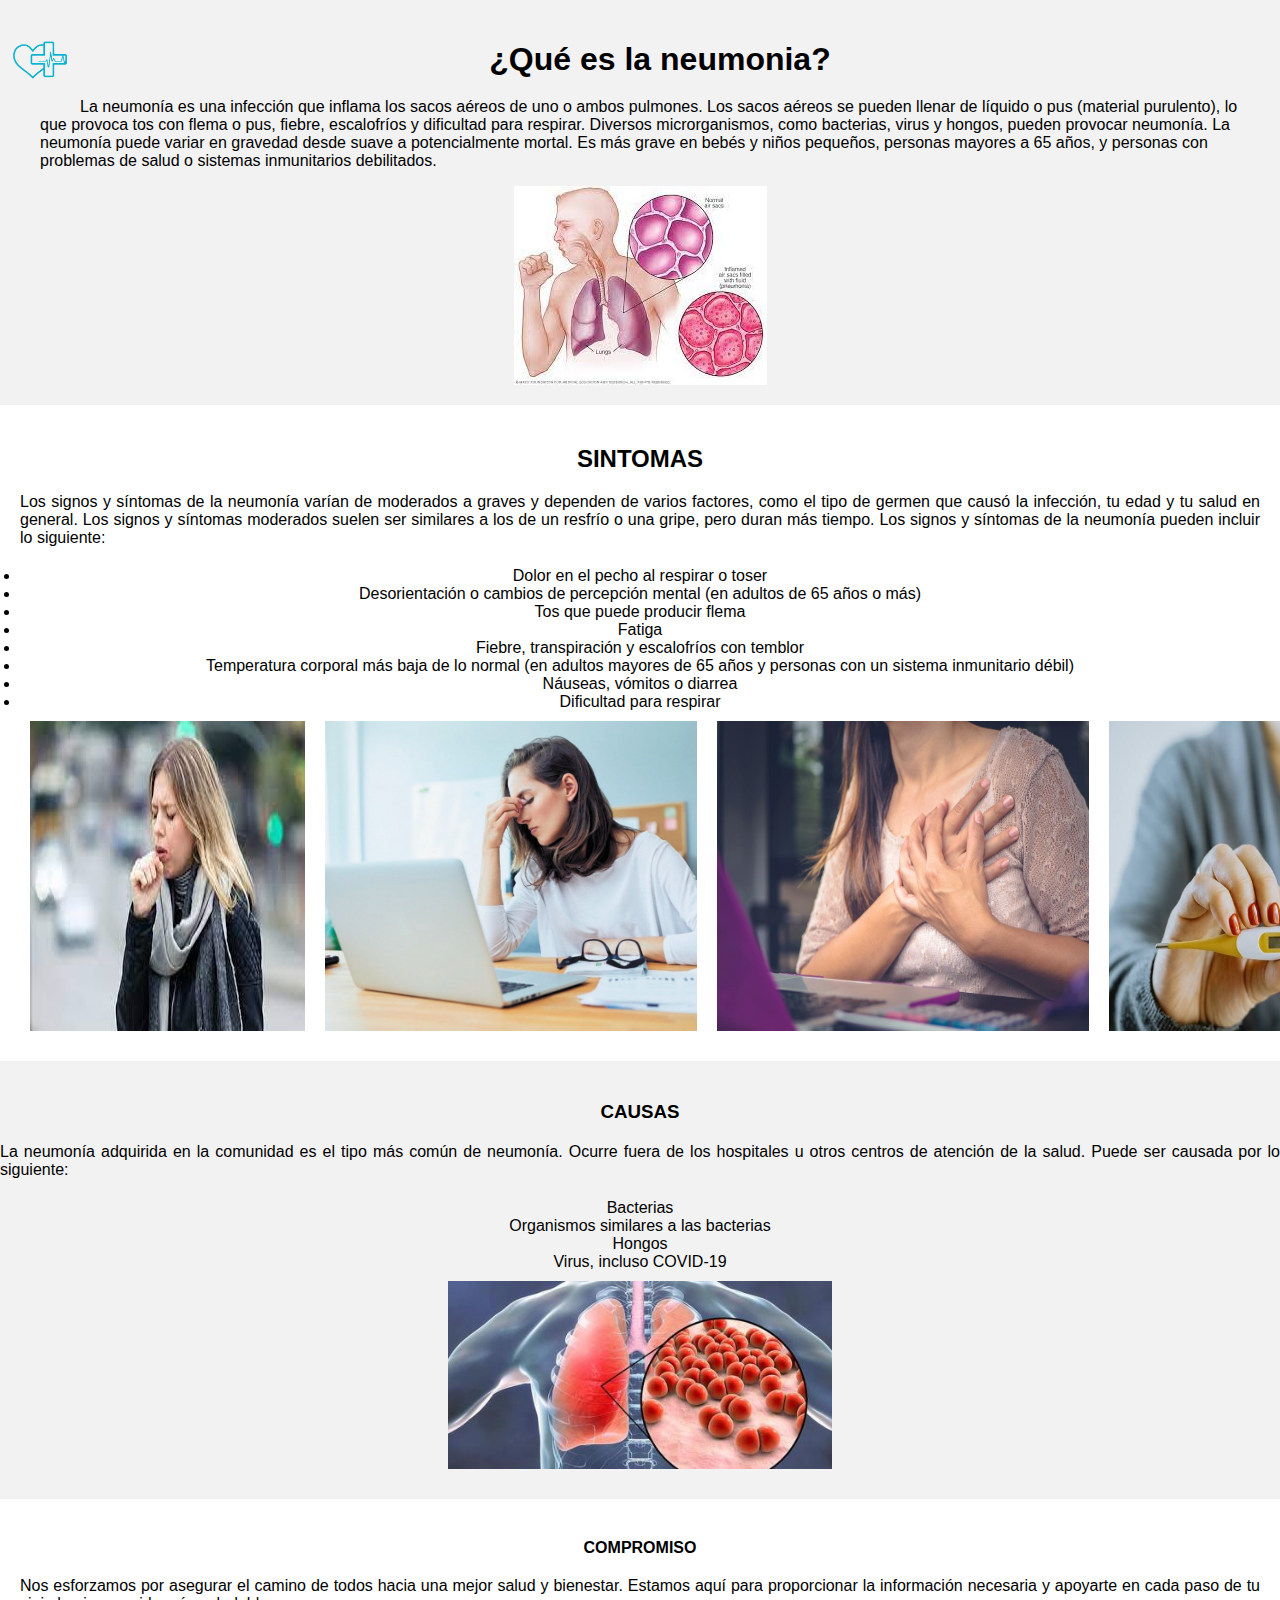
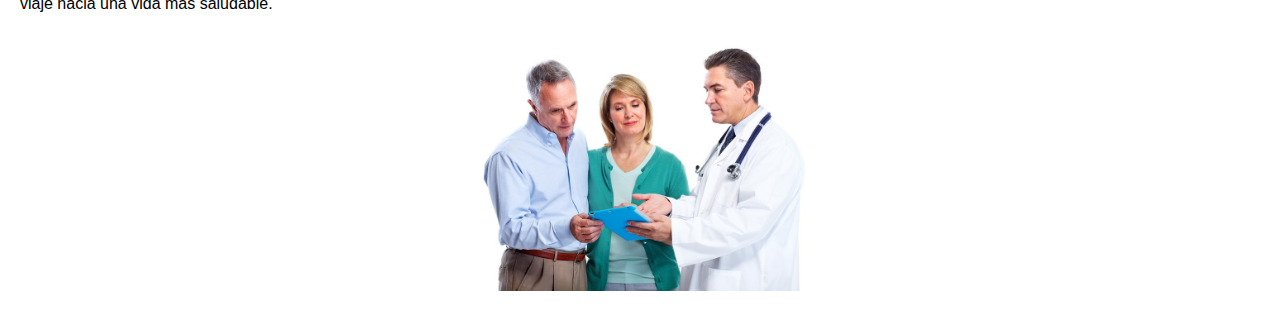
<file: neumonia.html>
<!DOCTYPE html>
<html lang="es">

<head>
    <meta charset="UTF-8">
    <meta name="viewport" content="width=device-width, initial-scale=1.0">
    <link rel="stylesheet" href="estilos.css">
    <link rel="shortcut icon" href="img/logo (2).png">
    
    <title>La Neumonia
    </title>
</head>

<body>
    <header class="header">
        <a href="#" class="logo"><img src="img/logo (2).png" alt=""></a>
        <div class="header-content container">
            <div class="header-txt">
                <h1>¿Qué es la neumonia?</h1>
                <p>
                    La neumonía es una infección que inflama los sacos aéreos de uno o ambos pulmones. Los sacos aéreos se pueden llenar de líquido o pus (material purulento), lo que provoca tos con flema o pus, fiebre, escalofríos y dificultad para respirar. Diversos microrganismos, como bacterias, virus y hongos, pueden provocar neumonía.
                    La neumonía puede variar en gravedad desde suave a potencialmente mortal. Es más grave en bebés y niños pequeños, personas mayores a 65 años, y personas con problemas de salud o sistemas inmunitarios debilitados.
                </p>
            </div>
            <div class="header-img">
                <img src="img/neumonia.jpeg" alt="funcion">
            </div>
        </div>
    </header>

    <section class="mision-container">
        <div class="mision-txt">
            <h2>SINTOMAS</h2>
            <p>
                Los signos y síntomas de la neumonía varían de moderados a graves y dependen de varios factores, como el tipo de germen que causó la infección, tu edad y tu salud en general. Los signos y síntomas moderados suelen ser similares a los de un resfrío o una gripe, pero duran más tiempo.
                Los signos y síntomas de la neumonía pueden incluir lo siguiente:
            </p>
            <li>Dolor en el pecho al respirar o toser</li>
            <li>Desorientación o cambios de percepción mental (en adultos de 65 años o más)</li>
            <li>Tos que puede producir flema</li>
            <li>Fatiga</li>
            <li>Fiebre, transpiración y escalofríos con temblor</li>
            <li>Temperatura corporal más baja de lo normal (en adultos mayores de 65 años y personas con un sistema inmunitario débil)</li>
            <li>Náuseas, vómitos o diarrea</li>
            <li>Dificultad para respirar</li>
        </div>
        <div class="mision-img">
            <img src="img/toser.jpeg" alt="mision1">
            <img src="img/fatiga.jpg" alt="mision2">
            <img src="img/dolor.jpg" alt="mision3">
            <img src="img/temperatura.jpg" alt="mision4">
        </div>
    </section>

    <section class="recursos-container">
        <div class="recursos-txt">
            <h3>CAUSAS</h3>
            <p>La neumonía adquirida en la comunidad es el tipo más común de neumonía. Ocurre fuera de los hospitales u otros centros de atención de la salud. Puede ser causada por lo siguiente:
            </p>
            <li>Bacterias</li>
            <li>Organismos similares a las bacterias</li>
            <li>Hongos</li>
            <li>Virus, incluso COVID-19</li>
        </div>
        <div class="recursos-img">
            <img src="img/foto.jpeg" alt="recursos">
        </div>
    </section>

    <section class="compromiso-container">
        <div class="compromiso-txt">
            <h4>COMPROMISO</h4>
            <p>
                Nos esforzamos por asegurar el camino de todos hacia una mejor salud y bienestar. Estamos aquí para
                proporcionar la información necesaria y apoyarte en cada paso de tu viaje hacia una vida más saludable.
            </p>
        </div>
        <div class="compromiso-img">
            <img src="img/compromiso.jpg" alt="compromiso">
        </div>
    </section>

</body>

</html>
</file>
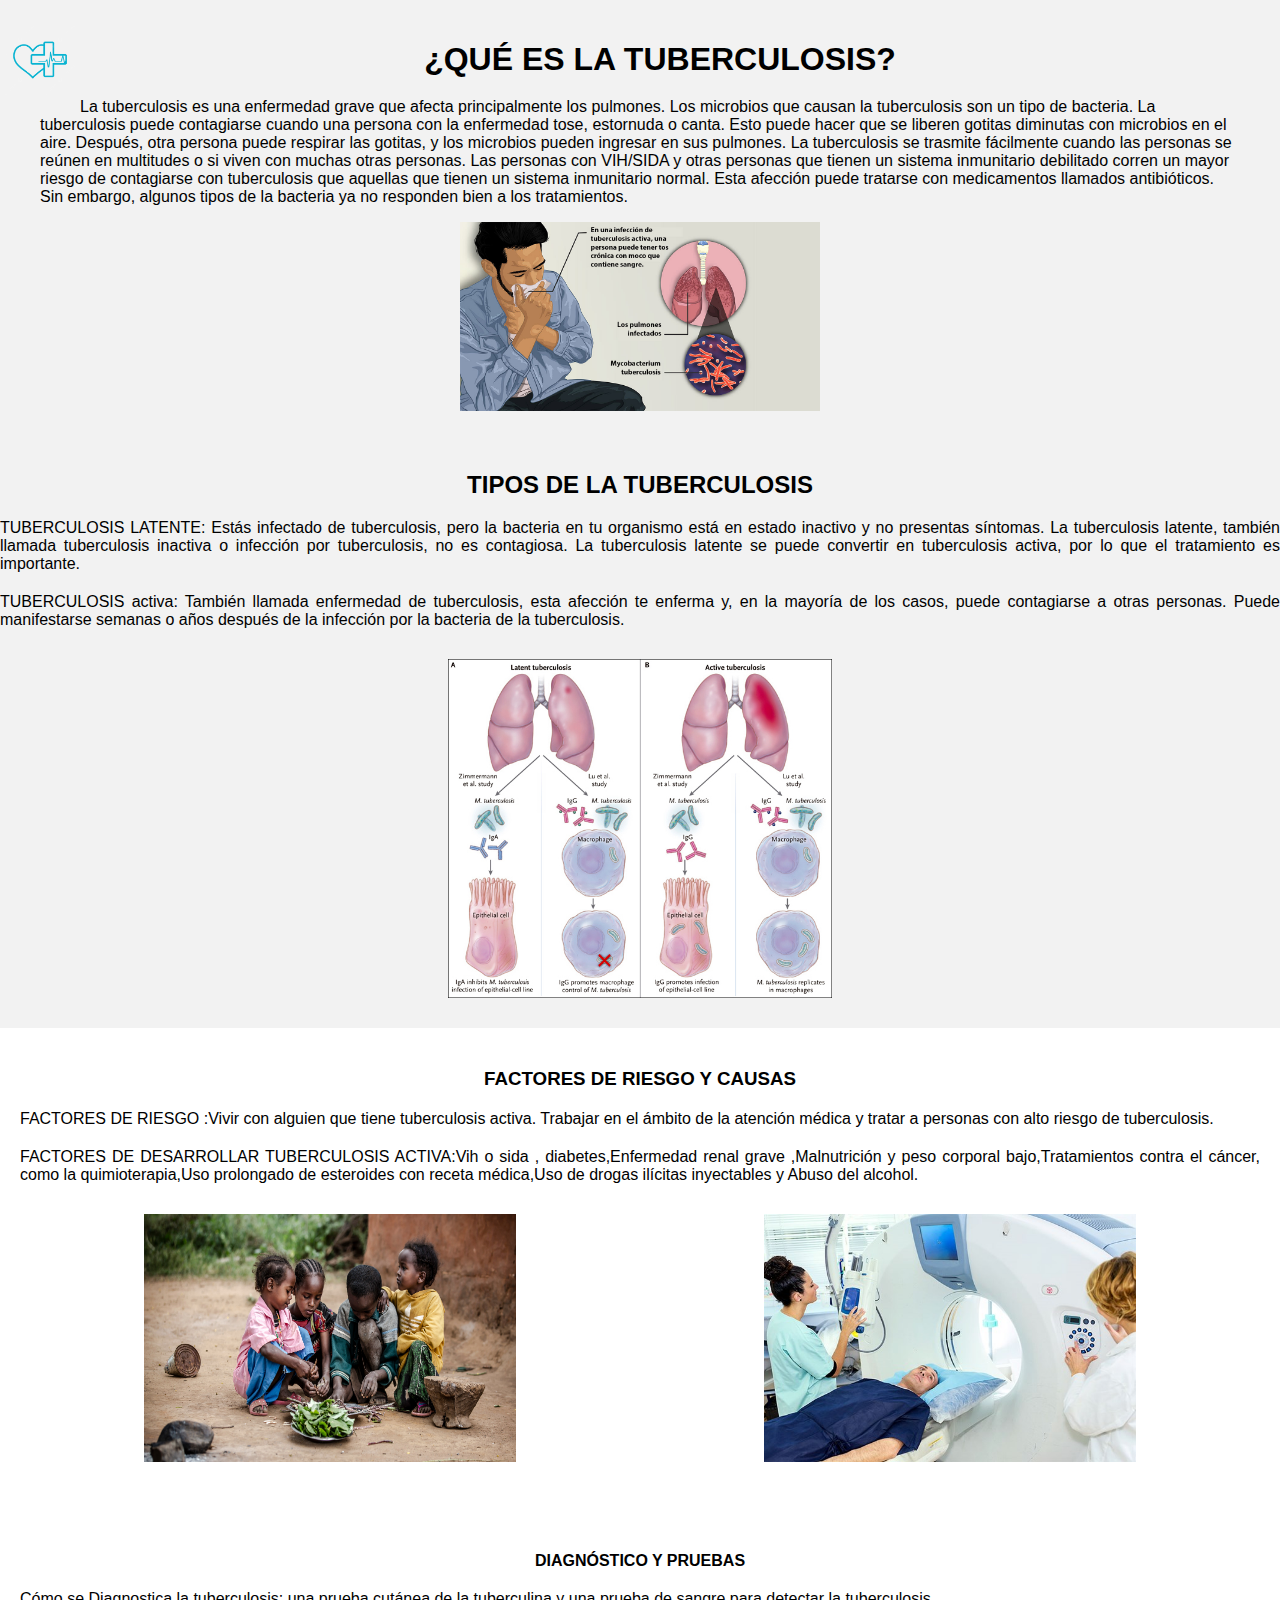
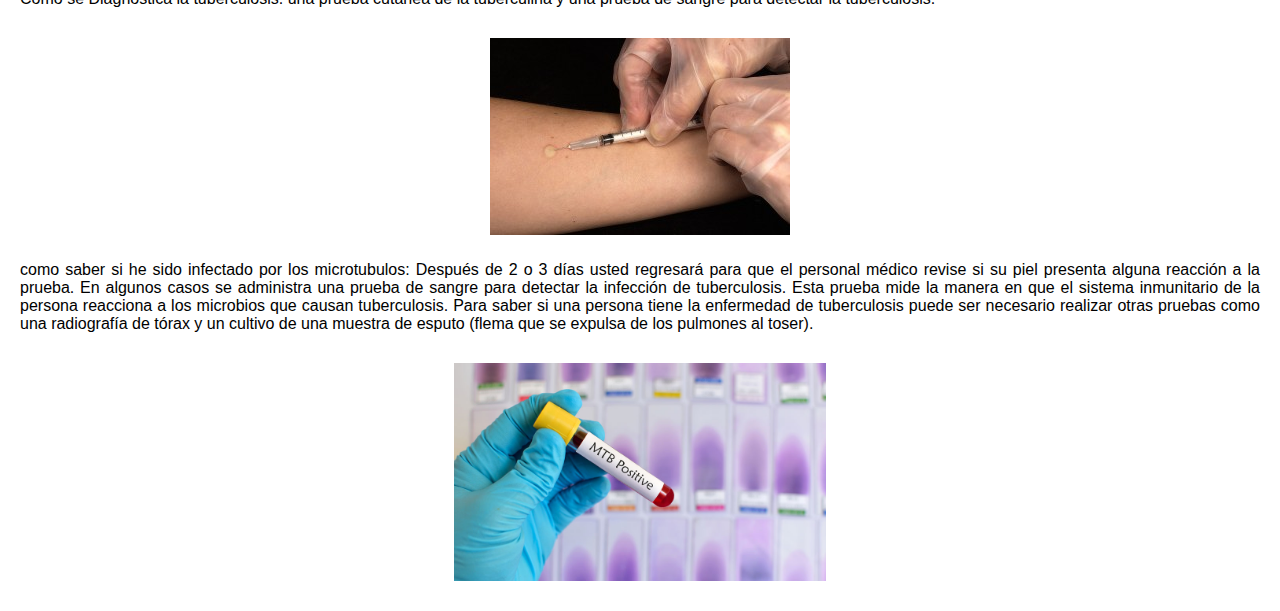
<file: tuberculosis.html>
<!DOCTYPE html>
<html lang="es">

<head>
    <meta charset="UTF-8">
    <meta name="viewport" content="width=device-width, initial-scale=1.0">
    <link rel="stylesheet" href="estilos.css">
    <link rel="shortcut icon" href="img/logo (2).png">
    
    <title>¿Qué es la tuberculosis?</title>
</head>

<body>
    <header class="header">
        <a href="#" class="logo"><img src="img/logo (2).png" alt=""></a>
        <div class="header-content container">
            <div class="header-txt">
                <h1>¿QUÉ ES LA TUBERCULOSIS?</h1>
                <p>
                    La tuberculosis es una enfermedad grave que afecta principalmente los pulmones. Los microbios que causan la tuberculosis son un tipo de bacteria.

La tuberculosis puede contagiarse cuando una persona con la enfermedad tose, estornuda o canta. Esto puede hacer que se liberen gotitas diminutas con microbios en el aire. Después, otra persona puede respirar las gotitas, y los microbios pueden ingresar en sus pulmones.

La tuberculosis se trasmite fácilmente cuando las personas se reúnen en multitudes o si viven con muchas otras personas. Las personas con VIH/SIDA y otras personas que tienen un sistema inmunitario debilitado corren un mayor riesgo de contagiarse con tuberculosis que aquellas que tienen un sistema inmunitario normal.

Esta afección puede tratarse con medicamentos llamados antibióticos. Sin embargo, algunos tipos de la bacteria ya no responden bien a los tratamientos.
                </p>
            </div>
            <div class="header-img">
                <img src="img/tuberculosis.jpg" alt="funcion">
            </div>
        </div>
    </header>

    <section class="recursos-container">
        <div class="recursos-txt">
            <h2>TIPOS DE LA TUBERCULOSIS</h2>
            <p>
                TUBERCULOSIS LATENTE:
                Estás infectado de tuberculosis, pero la bacteria en tu organismo está en estado inactivo y no presentas síntomas. La tuberculosis latente, también llamada tuberculosis inactiva o infección por tuberculosis, no es contagiosa. La tuberculosis latente se puede convertir en tuberculosis activa, por lo que el tratamiento es importante.
            </p>
            <p>
                TUBERCULOSIS activa:
                También llamada enfermedad de tuberculosis, esta afección te enferma y, en la mayoría de los casos, puede contagiarse a otras personas. Puede manifestarse semanas o años después de la infección por la bacteria de la tuberculosis.
            </p>
        </div>
        <div class="recursos-img">
            <img src="img/tipos.jpg" alt="recursos">
        </div>
        
    
    </section>

    <section class="mision-container">
        <div class="mision-txt">
            <h3>FACTORES DE RIESGO Y CAUSAS</h3>
            <p> FACTORES DE RIESGO :Vivir con alguien que tiene tuberculosis activa.
                Trabajar en el ámbito de la atención médica y tratar a personas con alto riesgo de tuberculosis.

            </p>
            <p> FACTORES DE DESARROLLAR TUBERCULOSIS ACTIVA:Vih o sida , diabetes,Enfermedad renal grave ,Malnutrición y peso corporal bajo,Tratamientos contra el cáncer, como la quimioterapia,Uso prolongado de esteroides con receta médica,Uso de drogas ilícitas inyectables y Abuso del alcohol.
            </p>
        </div>
        <div class="mision-img">
            <img src="img/malnutricion.jpg" alt="mision1">
            <img src="img/quimioterapia.jpg" alt="mision2">
        </div>
        <p>
            
    </section>

    <section class="compromiso-container">
        <div class="compromiso-txt">
            <h4>DIAGNÓSTICO Y PRUEBAS</h4>
            <p>
                Cómo se Diagnostica la tuberculosis: una prueba cutánea de la tuberculina y una prueba de sangre para detectar la tuberculosis.
            </p>
        </div>
        <div class="compromiso-img">
            <img src="img/tuberinajpg.jpg" alt="compromiso">
        </div>
        <p> como saber si he sido infectado por los microtubulos:
            Después de 2 o 3 días usted regresará para que el personal médico revise si su piel presenta alguna reacción a la prueba. En algunos casos se administra una prueba de sangre para detectar la infección de tuberculosis. Esta prueba mide la manera en que el sistema inmunitario de la persona reacciona a los microbios que causan tuberculosis.

Para saber si una persona tiene la enfermedad de tuberculosis puede ser necesario realizar otras pruebas como una radiografía de tórax y un cultivo de una muestra de esputo (flema que se expulsa de los pulmones al toser).
        </p>
        <div class="compromiso-img">
            <img src="img/examen.jpg" alt="compromiso">
        </div>
    </section>
</file>
<file: css/style.css>
@import url('https://fonts.googleapis.com/css2?family=Roboto:wght@100;300;400;500;700&display=swap');

:root{
    --main-color:#100f0e;
    --black:#eeeef8;
    --bg:#eeeef9;
    --border:.1rem solid rgba(23, 209, 246, 0.3);
}

*{
    font-family: 'Roboto', sans-serif;
    margin:0; padding:0;
    box-sizing: border-box;
    outline: none; border:none;
    text-decoration: none;
    text-transform: capitalize;
    transition: .2s linear;
}

html{
    font-size: 62.5%;
    overflow-x: hidden;
    scroll-padding-top: 9rem;
    scroll-behavior: smooth;
}

html::-webkit-scrollbar{
    width: .8rem;
}

html::-webkit-scrollbar-track{
    background: transparent;
}

html::-webkit-scrollbar-thumb{
    background: #18caee;
    border-radius: 5rem;
}

body{
    background: var(--bg);
}

section{
    padding:2rem 7%;
}

.heading{
    text-align: center;
    color:#51d3e1;
    text-transform: uppercase;
    padding-bottom: 3.5rem;
    font-size: 4rem;
}

.heading span{
    color:var(--main-color);
    text-transform: uppercase;
}

.btn{
    margin-top: 1rem;
    display: inline-block;
    padding:.9rem 3rem;
    font-size: 1.7rem;
    color:#f7efef;
    background: var(--main-color);
    cursor: pointer;
}

.btn:hover{
    letter-spacing: .2rem;
}

.header{
    background: var(--bg);
    display: flex;
    align-items: center;
    justify-content: space-between;
    padding:1.5rem 7%;
    border-bottom: var(--border);
    position: fixed;
    top:0; left: 0; right: 0;
    z-index: 1000;
}

.header .logo img{
    height: 6rem;
}

.header .navbar a{
    margin:0 1rem;
    font-size: 1.6rem;
    color:#1bc3dd;
}

.header .navbar a:hover{
    color:var(--main-color);
    border-bottom: .1rem solid var(--main-color);
    padding-bottom: .5rem;
}

.header .icons div{
    color:#32a1cc;
    cursor: pointer;
    font-size: 2.5rem;
    margin-left: 2rem;
}

.header .icons div:hover{
    color:var(--main-color);
}

#menu-btn{
    display: none;
}

.header .search-form{
    position: absolute;
    top:115%; right: 7%;
    background: #20a3ce;
    width: 50rem;
    height: 5rem;
    display: flex;
    align-items: center;
    transform: scaleY(0);
    transform-origin: top;
}

.header .search-form.active{
    transform: scaleY(1);
}

.header .search-form input{
    height: 100%;
    width: 100%;
    font-size: 1.6rem;
    color:var(--black);
    padding:1rem;
    text-transform: none;
    color: black; 
}

.header .search-form label{
    cursor: pointer;
    font-size: 2.2rem;
    margin-right: 1.5rem;
    color:var(--black);

     
}

.header .search-form label:hover{
    color:var(--main-color);
}

.header .cart-items-container{
    position: absolute;
    top:100%; right: -100%;
    height: calc(100vh - 9.5rem);
    width: 35rem;
    background: #1a1111;
    padding:0 1.5rem;
}

.header .cart-items-container.active{
    right: 0;
}

.header .cart-items-container .cart-item{
    position: relative;
    margin:2rem 0;
    display: flex;
    align-items: center;
    gap:1.5rem;
}

.header .cart-items-container .cart-item .fa-times{
    position: absolute;
    top:1rem; right: 1rem;
    font-size: 2rem;
    cursor: pointer;
    color: var(--black);
}

.header .cart-items-container .cart-item .fa-times:hover{
    color:var(--main-color);
}

.header .cart-items-container .cart-item img{
    height: 7rem;
}

.header .cart-items-container .cart-item .content h3{
    font-size: 2rem;
    color:var(--black);
    padding-bottom: .5rem;
}

.header .cart-items-container .cart-item .content .price{
    font-size: 1.5rem;
    color:var(--main-color);
}

.header .cart-items-container .btn{
    width: 100%;
    text-align: center;
}

.inicio{
    height: 110vh;
    display: flex;
    align-items: center;
    background:url(../img/fondi.jpg) no-repeat;
    background-size: cover;
    background-position: center;
}

.inicio .content{
    max-width: 60rem;
}

.inicio .content h3{
    font-size: 6rem;
    text-transform: uppercase;
    color:#0f3c55;
    font-family:Helvetica;
}

.inicio .content p{
    font-size: 1.7rem;
    font-weight: bold;
    line-height: 1.8;
    padding:1rem 0;
    color:rgb(23, 69, 94);
}

/* ------------------------About ============== */
.acerca-de-nosotros .row{
    display: flex;
    align-items: center;
    background:var(--black);
    flex-wrap: wrap;
}

.acerca-de-nosotros .row .image{
    flex:1 1 45rem;
}

.acerca-de-nosotros .row .image img{
    width: 80%;
}
.acerca-de-nosotros .row .content{
    flex:1 1 45rem;
    padding:2rem;
}

.acerca-de-nosotros .row .content h3{
    font-size: 4rem;
    color:#ccd8dc;
}

.acerca-de-nosotros .row .content p{
    font-size: 1.6rem;
    color:#192226;
    padding:1rem 0;
    line-height: 1.8;
}
 /* ------------------------------menu----------------- */
.enfermedades .box-container{
    display: grid;
    grid-template-columns: repeat(auto-fit, minmax(30rem, 1fr));
    gap:1.5rem;
}

.enfermedades .box-container .box{
    padding:5rem;
    text-align: center;
    border:var(--border);    
}

.enfermedades .box-container .box img{
    height: 10rem;
}

.enfermedades .box-container .box h3{
    color: #2da1ce;
    font-size: 2rem;
    padding:1rem 0;
}

.enfermedades .box-container .box .price{
    color: #1442ad;
    font-size: 2.5rem;
    padding:.5rem 0;
}

.enfermedades .box-container .box .price span{
    font-size: 1.5rem;
    text-decoration: line-through;
    font-weight: lighter;
}

.enfermedades .box-container .box:hover{
    background:#0f3c55;
}

.enfermedades .box-container .box:hover > *{
    color:var(--black);
}

.hospitales .box-container{
    display: grid;
    grid-template-columns: repeat(auto-fit, minmax(30rem, 1fr));
    gap:1.5rem;
}

.hospitales .box-container .box{
    text-align: center;
    border:var(--border);
    padding: 2rem;
}

.hospitales .box-container .box .icons a{
    height: 5rem;
    width: 5rem;
    line-height: 5rem;
    font-size: 2rem;
    border:var(--border);
    color:#fff;
    margin:.3rem;
}

.hospitales .box-container .box .icons a:hover{
    background:var(--main-color);
}

.hospitales .box-container .box .image{
    padding: 2.5rem 0;
}

.hospitales .box-container .box .image img{
    height: 25rem;
}

.hospitales .box-container .box .content h3{
    color:#0f3c55;
    font-size: 2.5rem;
}

.hospitales .box-container .box .content .stars{
    padding: 1.5rem;
}

.hospitales .box-container .box .content .stars i{
    font-size: 1.7rem;
    color: var(--main-color);
}

.hospitales .box-container .box .content .price{
    color:#fff;
    font-size: 2.5rem;
}

.hospitales  .box-container .box .content .price span{
    text-decoration: line-through;
    font-weight: lighter;
    font-size: 1.5rem;
}

.testimonios .box-container{
    display: grid;
    grid-template-columns: repeat(auto-fit, minmax(30rem, 1fr));
    gap:1.5rem;
}

.testimonios .box-container .box{
    border:var(--border);
    text-align: center;
    padding:3rem 2rem;
}

.testimonios .box-container .box p{
    font-size: 1.5rem;
    line-height: 1.8;
    color:#0f3c55;
    padding:2rem 0;
}

.testimonios .box-container .box .user{
    height: 7rem;
    width: 7rem;
    border-radius: 50%;
    object-fit: cover;
}

.testimonios .box-container .box h3{
    padding:1rem 0;
    font-size: 2rem;
    color:#221b1b;
}

.testimonios .box-container .box .stars i{
    font-size: 1.5rem;
    color:var(--main-color);
}

.registro .row{
    display: flex;
    background:var(--black);
    flex-wrap: wrap;
    gap:1rem;
}

.registro .row .map{
    flex:1 1 45rem;
    width: 100%;
    object-fit: cover;
    padding: 20px 40px;
}

.registro .row form{
    flex:1 1 45rem;
    padding:5rem 2rem;
    text-align: center;
}

.registro .row form h3{
    text-transform: uppercase;
    font-size: 3.5rem;
    color:#262222;;
}

.registro .row form .inputBox{
    display: flex;
    align-items: center;
    margin-top: 2rem;
    margin-bottom: 2rem;
    background:var(--bg);
    border:var(--border);
}

.registro .row form .inputBox span{
    color:#202121;
    font-size: 2rem;
    padding-left: 2rem;
}

.registro .row form .inputBox input{
    width: 100%;
    padding:2rem;
    font-size: 1.7rem;
    color:#141313;
    text-transform: none;
    background:none;
}

.problematicas .box-container{
    display: grid;
    grid-template-columns: repeat(auto-fit, minmax(30rem, 1fr));
    gap:1.5rem;
}

.problematicas .box-container .box{
    border:var(--border);    
}

.problematicas .box-container .box .image{
    height: 25rem;
    overflow:hidden;
    width: 100%;
}

.problematicas .box-container .box .image img{
    height: 100%;
    object-fit: cover;
    width: 100%;
}

.problematicas .box-container .box:hover .image img{
    transform: scale(1.2);
}

.problematicas .box-container .box .content{
    padding:2rem;
}

.problematicas .box-container .box .content .title{
    font-size: 2.5rem;
    line-height: 1.5;
    color:#161718;
}

.problematicas .box-container .box .content .title:hover{
    color:var(--main-color);
}

.problematicas .box-container .box .content span{
    color:var(--main-color);
    display: block;
    padding-top: 1rem;
    font-size: 2rem;
}

.problematicas .box-container .box .content p{
    font-size: 1.6rem;
    line-height: 1.8;
    color:#1c1a1a;
    padding:1rem 0;
}

.footer{
    background:var(--black);
    text-align: center;
}

.footer .share{
    padding:1rem 0;
}

.footer .share a{
    height: 5rem;
    width: 5rem;
    line-height: 5rem;
    font-size: 2rem;
    color:#faf6f6;
    border:var(--border);
    margin:.3rem;
    border-radius: 50%;
}

.footer .share a:hover{
    background-color: var(--main-color);
}

.footer .links{
    display: flex;
    justify-content: center;
    flex-wrap: wrap;
    padding:2rem 0;
    gap:1rem;
}

.footer .links a{
    padding:.7rem 2rem;
    color:#fff;
    border:var(--border);
    font-size: 2rem;
}

.footer .links a:hover{
    background:var(--main-color);
}

.footer .credit{
    font-size: 2rem;
    color:#100f0f;
    font-weight: lighter;
    padding:1.5rem;
}

.footer .credit span{
    color:var(--main-color);
}



/* ----------------------------------------------------------------------- */

/* media queries  */
@media (max-width:991px){

    html{
        font-size: 55%;
    }

    .header{
        padding:1.5rem 2rem;
    }

    section{
        padding:2rem;
    }

}

@media (max-width:768px){

    #menu-btn{
        display: inline-block;
    }

    .header .navbar{
        position: absolute;
        top:100%; right: -100%;
        background: #fff;
        width: 30rem;
        height: calc(100vh - 9.5rem);
    }

    .header .navbar.active{
        right:0;
    }

    .header .navbar a{
        color:var(--black);
        display: block;
        margin:1.5rem;
        padding:.5rem;
        font-size: 2rem;
    }

    .header .search-form{
        width: 90%;
        right: 2rem;
    }

    .inicio{
        background-position: left;
        justify-content: center;
        text-align: center;
    }

    .inicio .content h3{
        font-size: 4.5rem;
    }

    .inicio .content p{
        font-size: 1.5rem;
    }

}

@media (max-width:450px){

    html{
        font-size: 50%;
    }

}
</file>
<file: estilos.css>
body {
    font-family: Arial, sans-serif;
    margin: 0;
    padding: 0;
}

.container {
    max-width: 1200px;
    margin: 0 auto;
}

.header {
    background-color: #f2f2f2;
    padding: 20px 0;
}

.header h1 {
    margin-bottom: 20px;
    text-align: center;
}

.logo img {
    max-width: 80px; 
    height: auto;
    float: left;
}

.header-img img {
    max-width: 30%;
    height: auto;
    display: block;
    margin: 0 auto;
}

.mision-container, .recursos-container, .compromiso-container {
    text-align: center;
    padding: 20px;
}

.mision-container h2, .mision-container h3 {
    margin: 20px 0;
}

.mision-container p {
    text-align: justify;
    margin-bottom: 20px;
}

.mision-img {
    display: flex;
    justify-content: space-around;
}

.mision-img img {
    max-width: 30%;
    height: auto;
    margin: 10px; 
}
.recursos-container {
    background-color: #f2f2f2;
    padding: 20px 0;
}


.recursos-container h3 {
    margin: 20px 0;
   
}

.recursos-container p {
    text-align: justify;
    margin-bottom: 20px;
    
}

.recursos-img {
    display: flex;
    justify-content: space-around;
}

.recursos-img img {
    max-width: 30%; 
    height: auto;
    margin: 10px; 
}


.compromiso-container h4 {
    margin: 20px 0;
}

.compromiso-container p {
    text-align: justify;
    margin-bottom: 20px;
}

.compromiso-img {
    display: flex;
    justify-content: space-around;
}

.compromiso-img img {
    max-width: 30%; 
    height: auto;
    margin: 10px; 
}
</file>
<file: esti.css>
body {
    font-family: Arial, sans-serif;
    margin: 0;
    padding: 0;
}

.container {
    max-width: 1200px;
    margin: 0 auto;
}

.header {
    background-color: #f2f2f2;
    padding: 20px 0;
}

.header h1 {
    margin-bottom: 20px;
    text-align: center;
}

.logo img {
    max-width: 50px; 
    height: auto;
    float: left;
}

.header-img img {
    max-width: 30%;
    height: auto;
    display: block;
    margin: 0 auto;
}

.recursos-container {
    text-align: left;
    padding: 20px;
}


.compromiso-container {
    text-align: left;
    padding: 20px;
}

.sintomas-container {
    text-align: left;
    padding: 20px;
}

.mision-container {
    text-align: left;
    padding: 20px;
}

.mision-container h2, .mision-container h3 {
    margin: 20px 0;
}

.mision-container p {
    text-align: justify;
    margin-bottom: 20px;
}

.mision-img {
    display: flex;
    justify-content: space-around;
}

.mision-img img {
    max-width: 30%;
    height: auto;
    margin: 10px; 
}


.recursos-container h3 {
    margin: 20px 0;
   
}

.recursos-container p {
    text-align: justify;
    margin-bottom: 20px;
    
}

.recursos-img {
    display: flex;
    justify-content: space-around;
}

.recursos-img img {
    max-width: 30%; 
    height: auto;
    margin: 10px; 
}


.compromiso-container h4 {
    margin: 20px 0;
}

.compromiso-container p {
    text-align: justify;
    margin-bottom: 20px;
}

.compromiso-img {
    display: flex;
    justify-content: space-around;
}

.compromiso-img img {
    max-width: 30%; 
    height: auto;
    margin: 10px; 
}

.sintomas-container h5 {
    margin: 20px 0;
}

.sintomas-container p {
    text-align: justify;
    margin-bottom: 20px;
}

.sintomas-img {
    display: flex;
    justify-content: space-around;
}

.sintomas-img img {
    max-width: 30%; 
    height: auto;
    margin: 10px; 
}
</file>
